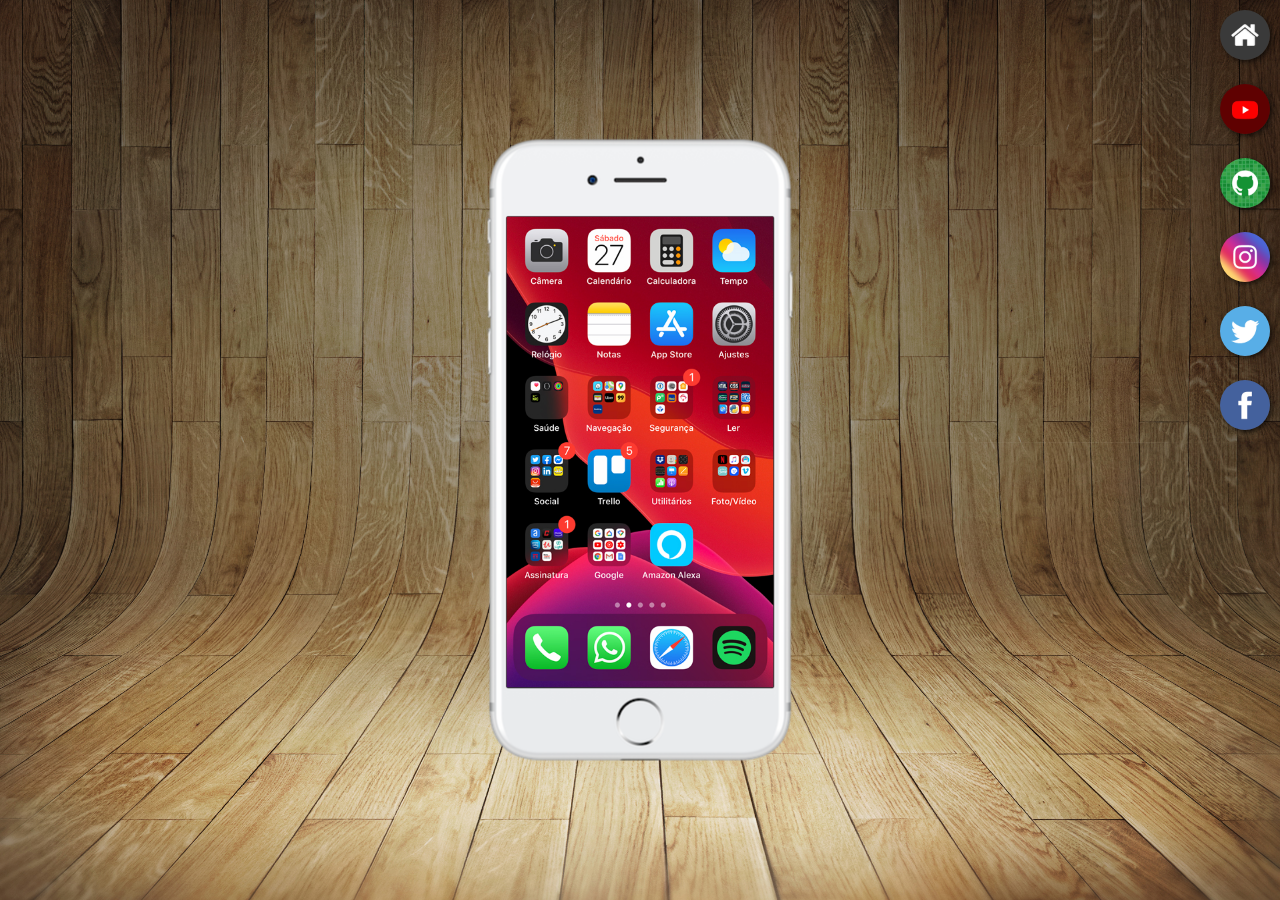
<file: index.html>
<!DOCTYPE html>
<html lang="pt-br">
<head>
    <meta charset="UTF-8">
    <meta name="viewport" content="width=device-width, initial-scale=1.0">
    <link rel="shortcut icon" href="favicon.ico" type="image/x-icon">
    <link rel="stylesheet" href="estilos/style.css">
    <title>Projetos redes sociais</title>
</head>
<body>
    <main>
        <section id="telefone">
            <iframe src="home.html" name="tela" id="tela" frameborder="0"
            SeU NAVEGADOR NÃO É COMPATÍVEL COM ISSO.
            ></iframe>
        </section>
        <section id="redes-sociais">
        <a href="home.html" target="tela"><img src="imagens/logo-home.jpg" alt="home"></a><br>
        <a href="yt.html" target="tela"><img src="imagens/logo-youtube.jpg" alt=""></a><br>
        <a href="github.html" target="tela"><img src="imagens/logo-github.jpg" alt=""></a><br>
        <a href="instagram.html" target="tela"><img src="imagens/logo-instagram.jpg" alt=""></a><br>
        <a href="twitter.html" target="tela"><img src="imagens/logo-twitter.jpg" alt=""></a><br>
        <a href="fb.html" target="tela"><img src="imagens/logo-facebook.jpg" alt=""></a>
        </section>
    </main>
</body>
</html>
</file>
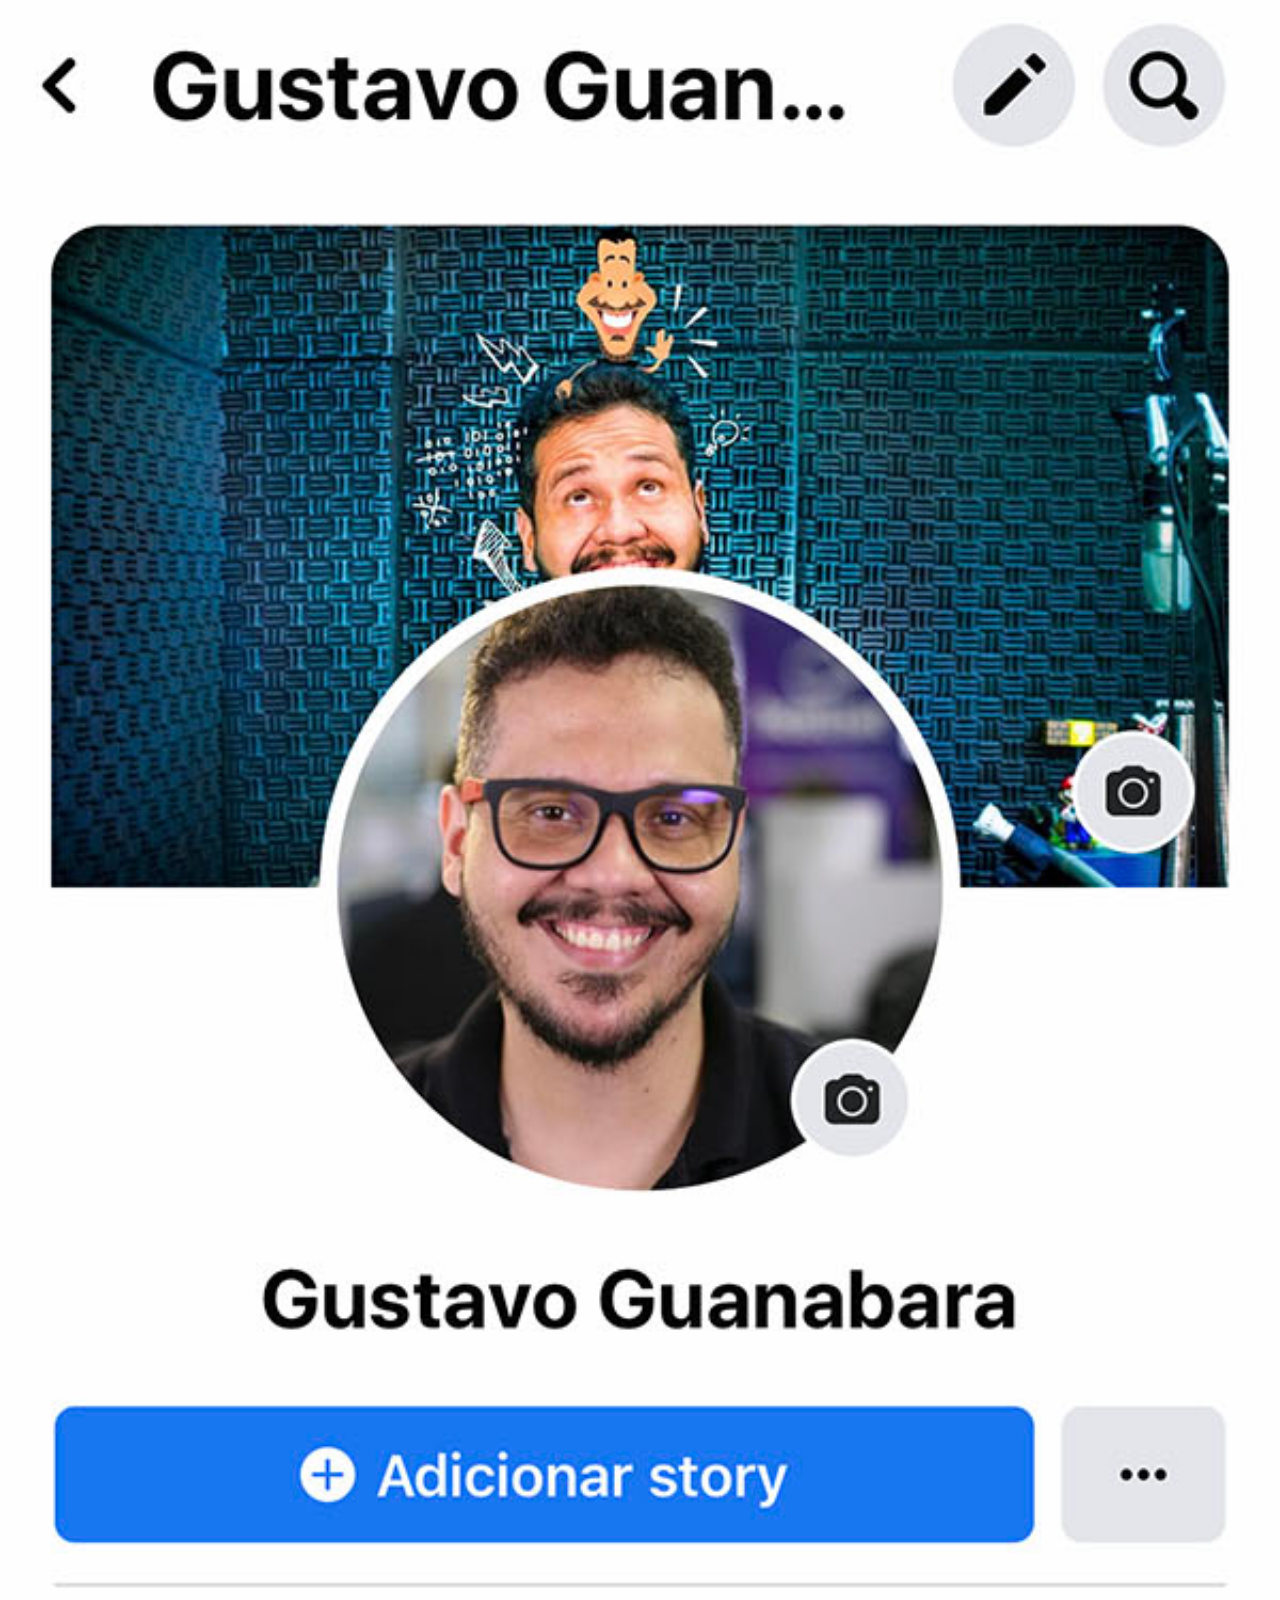
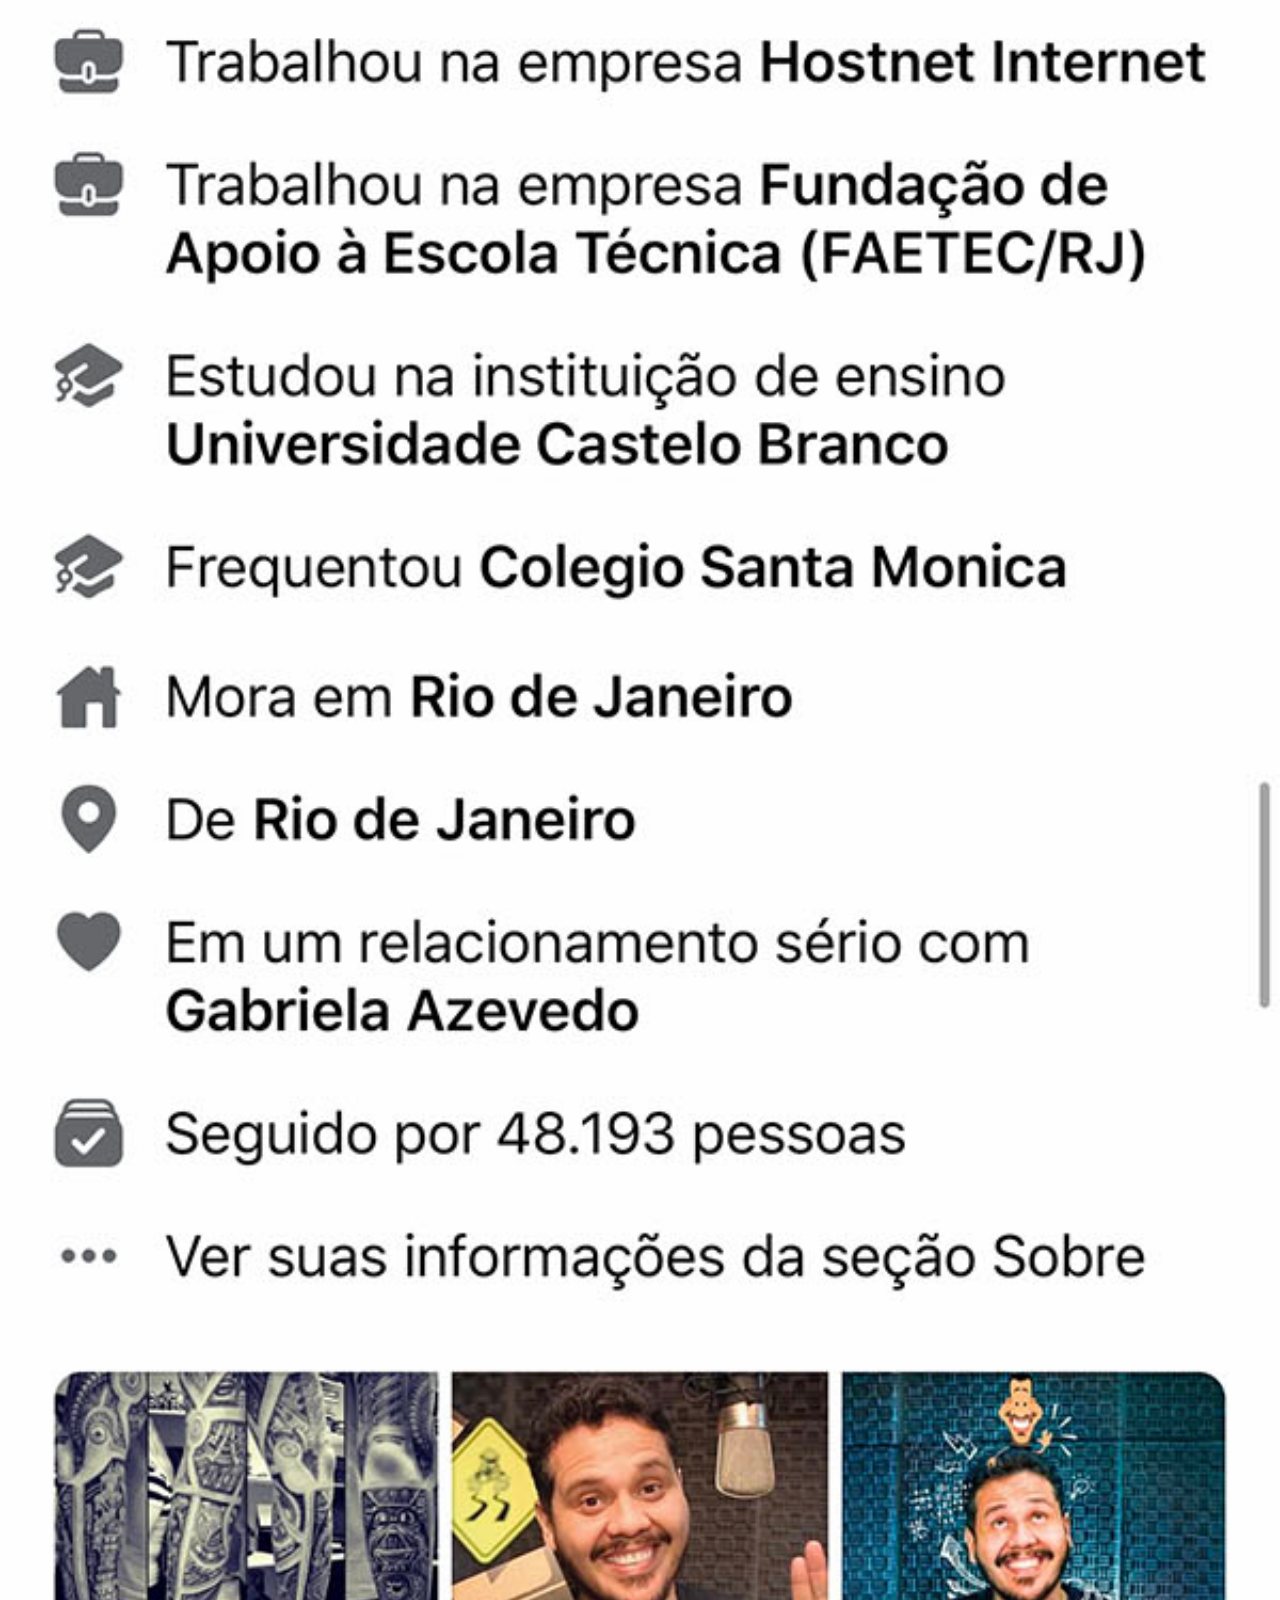
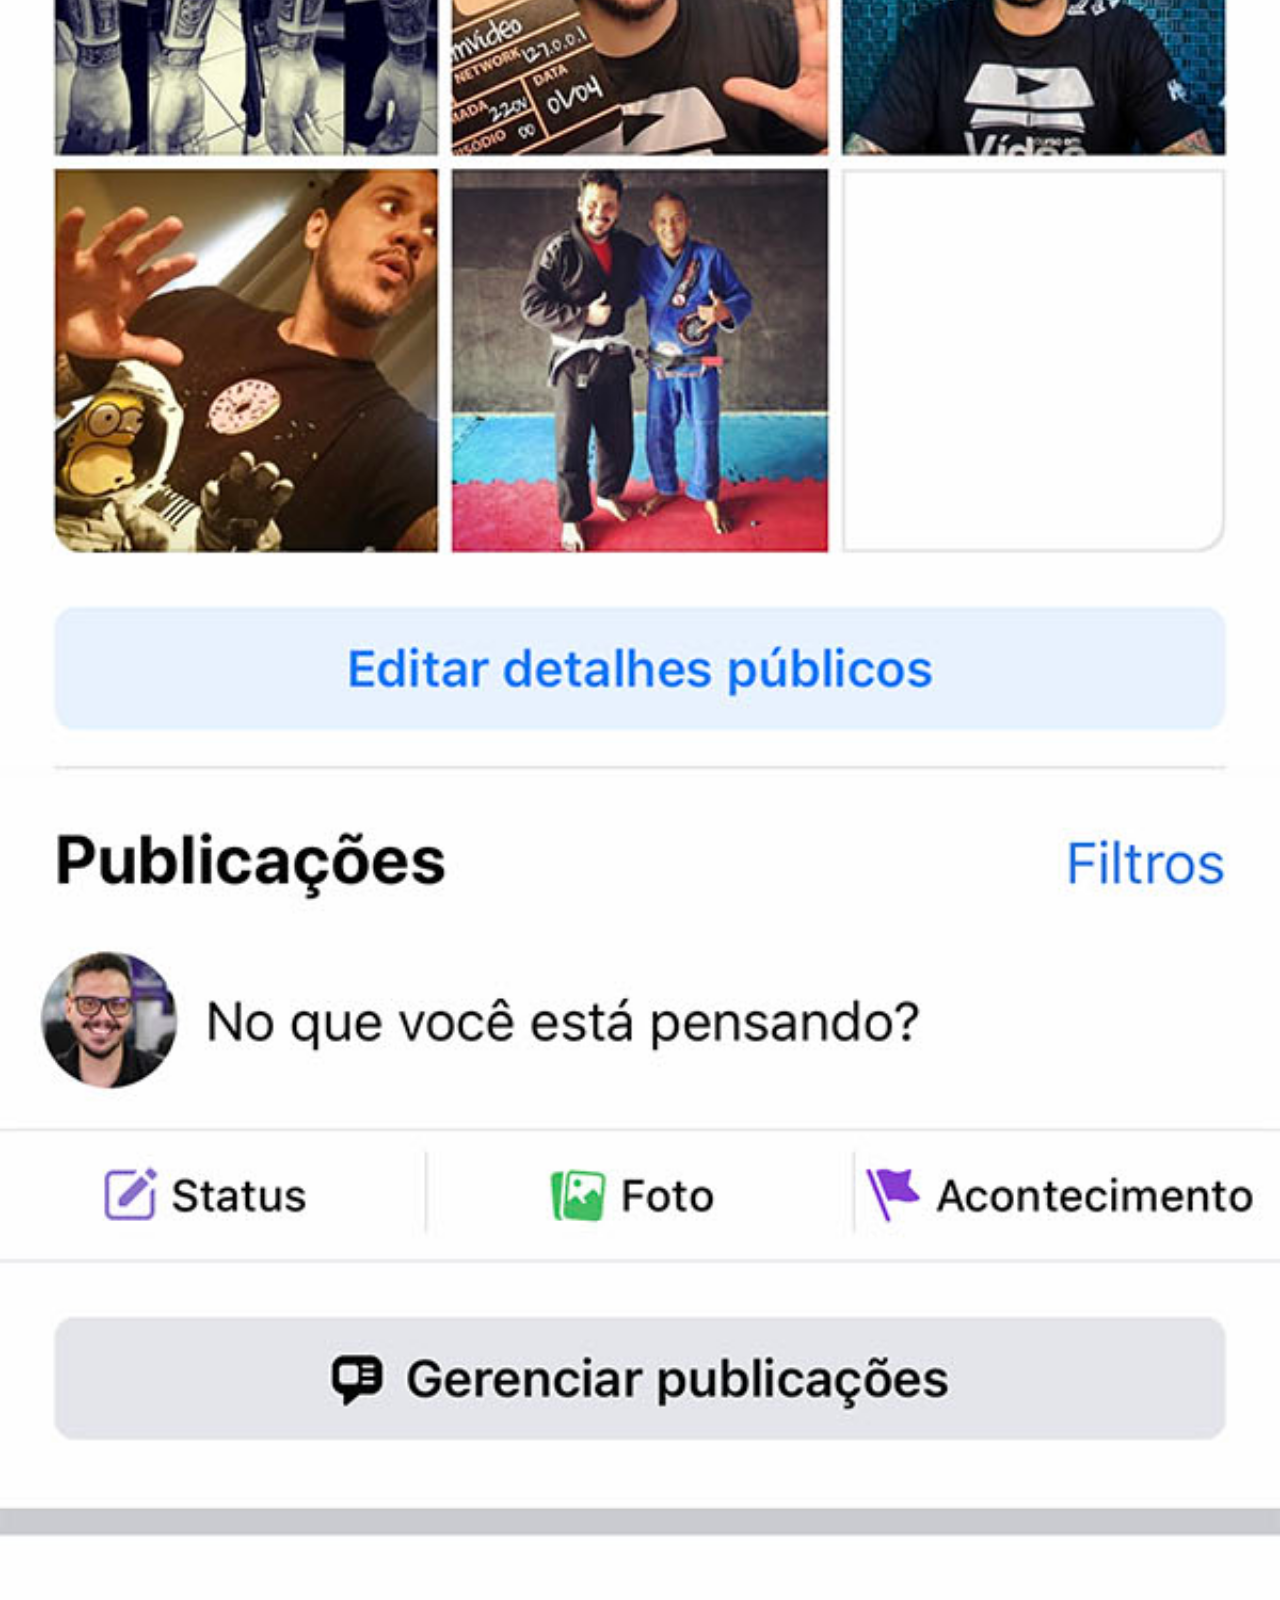
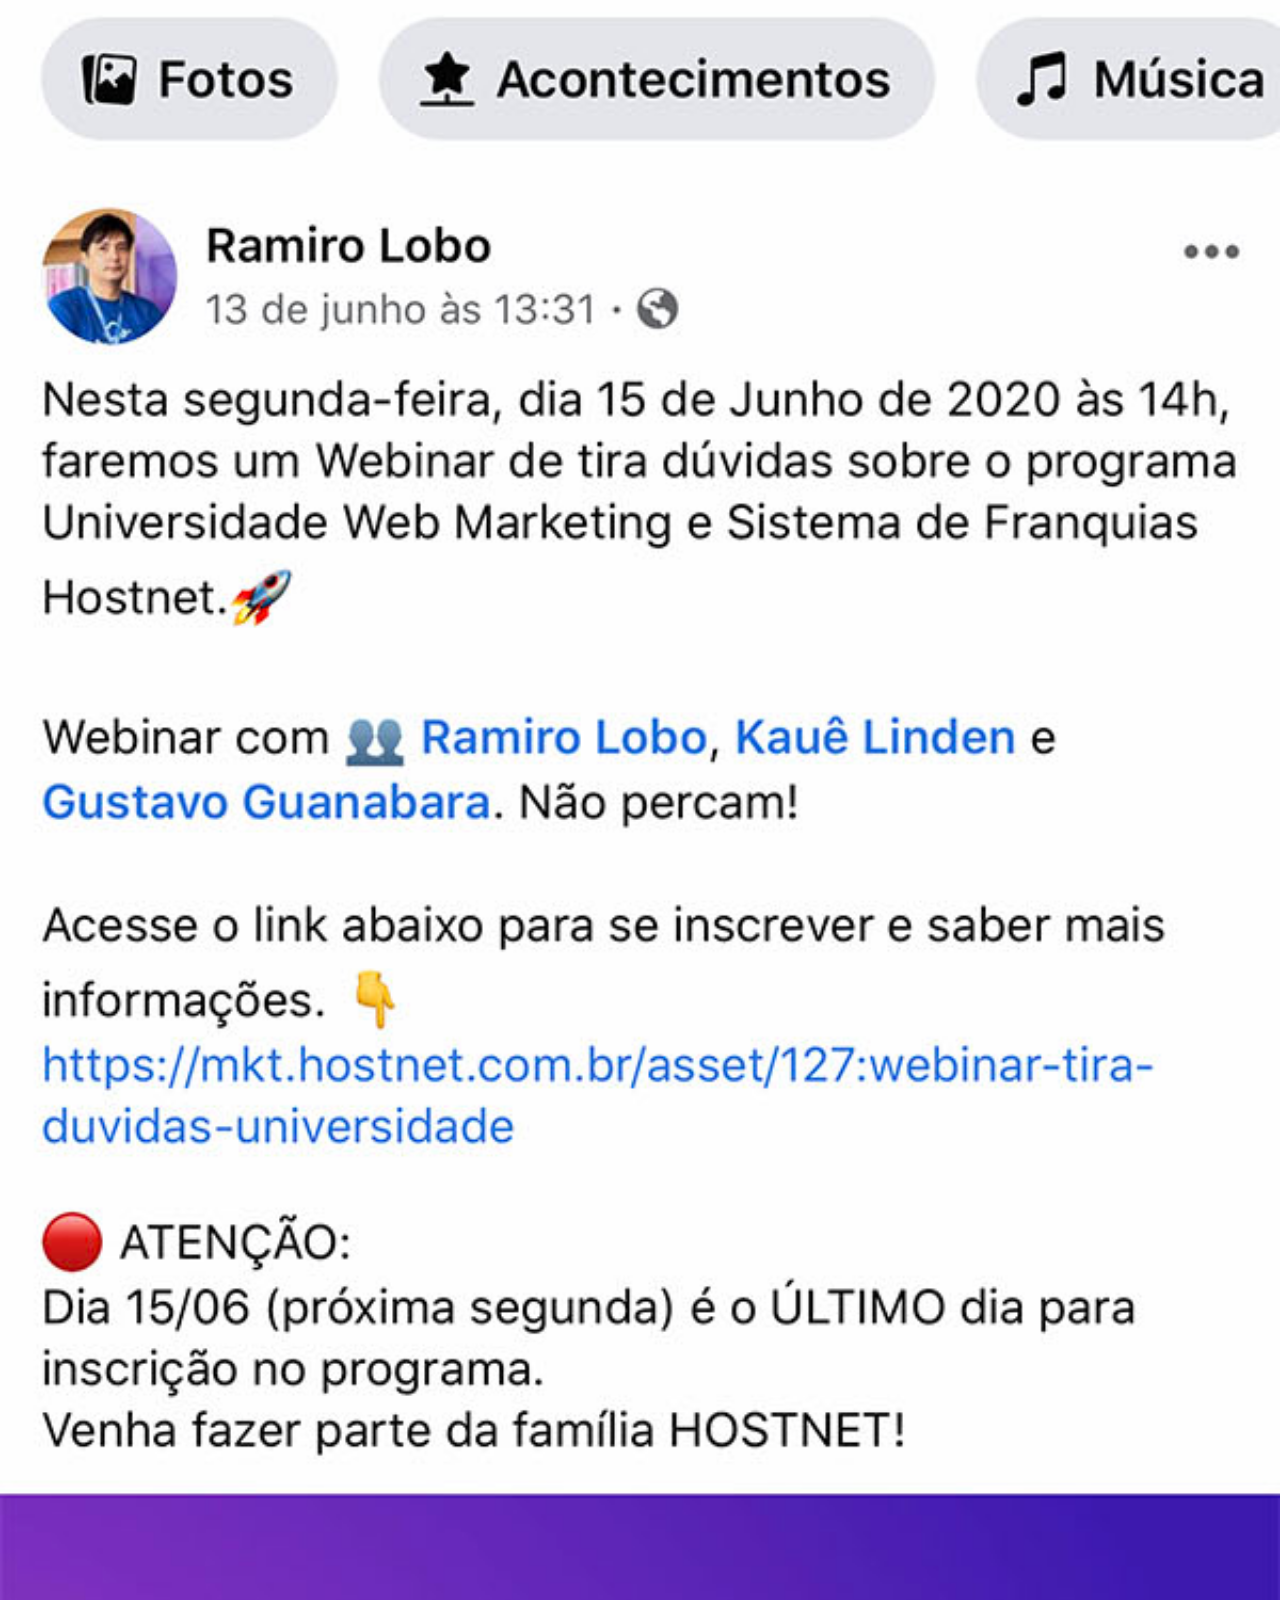
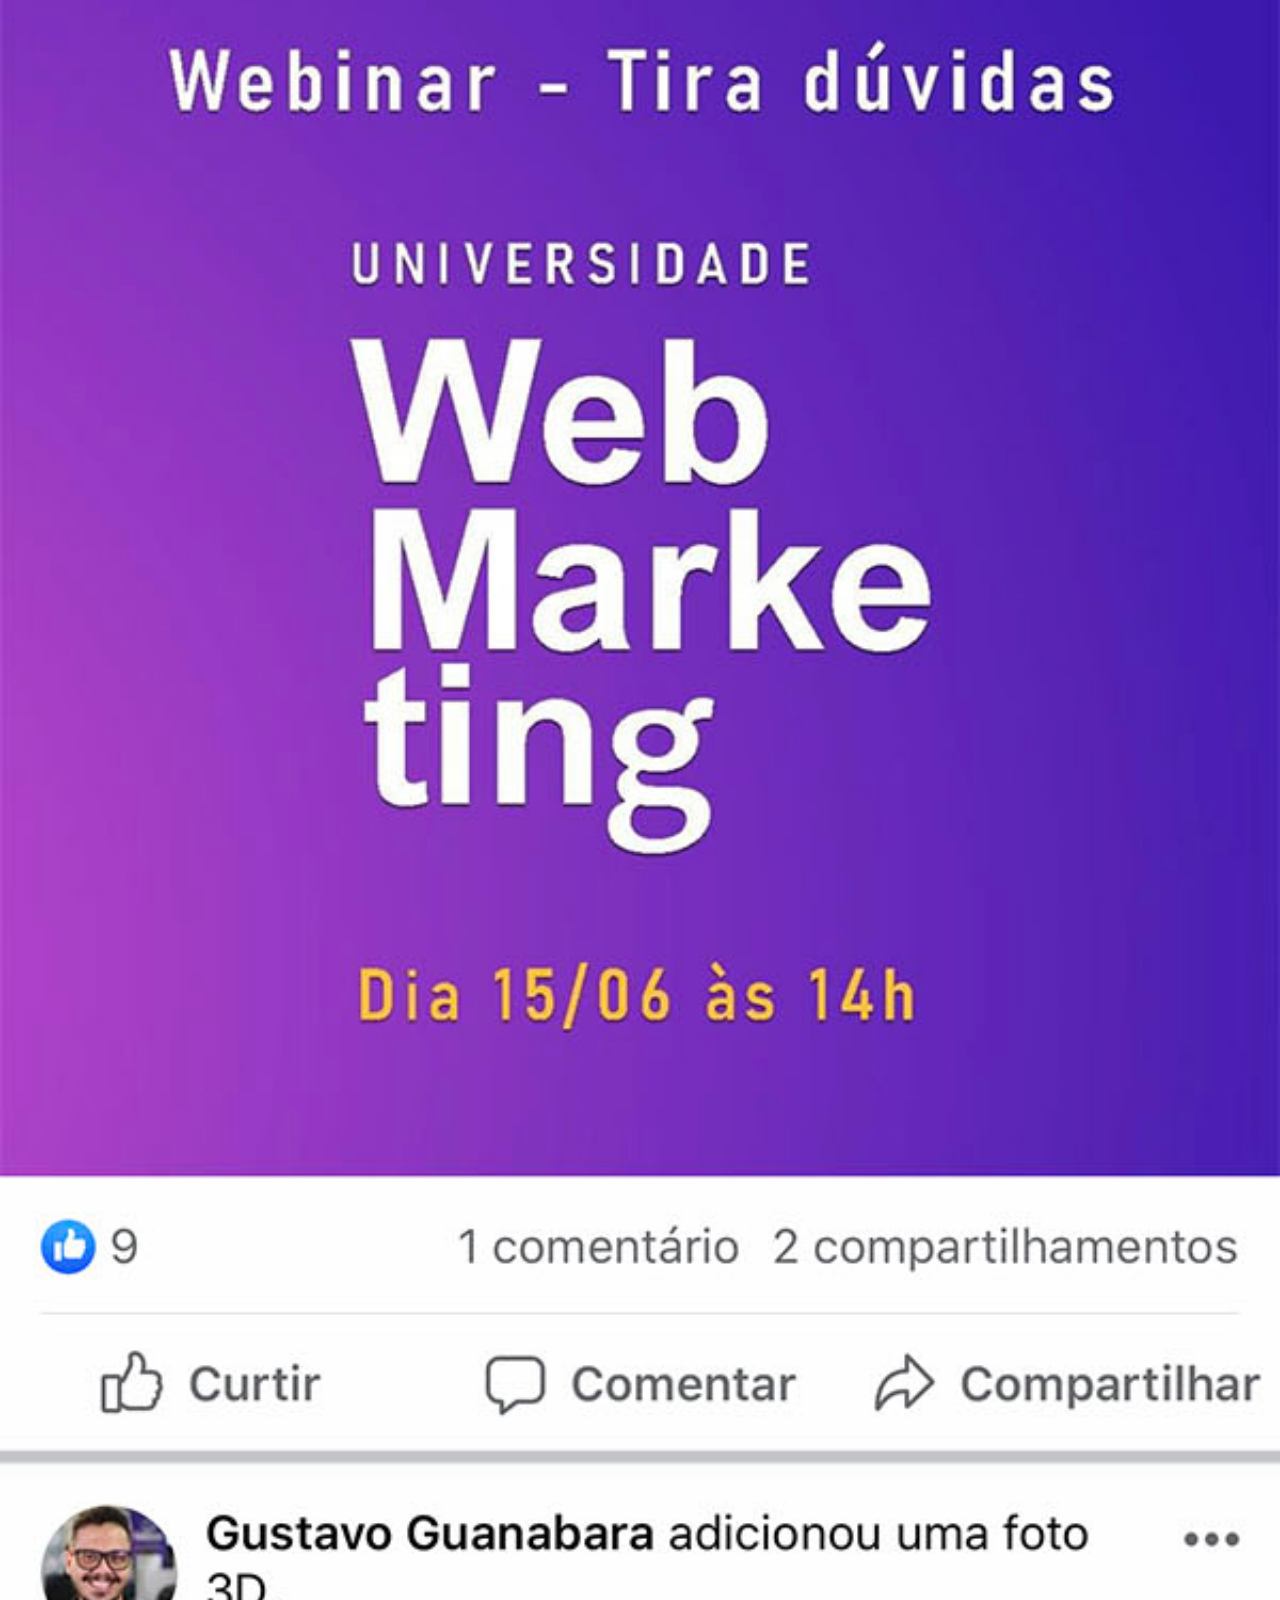
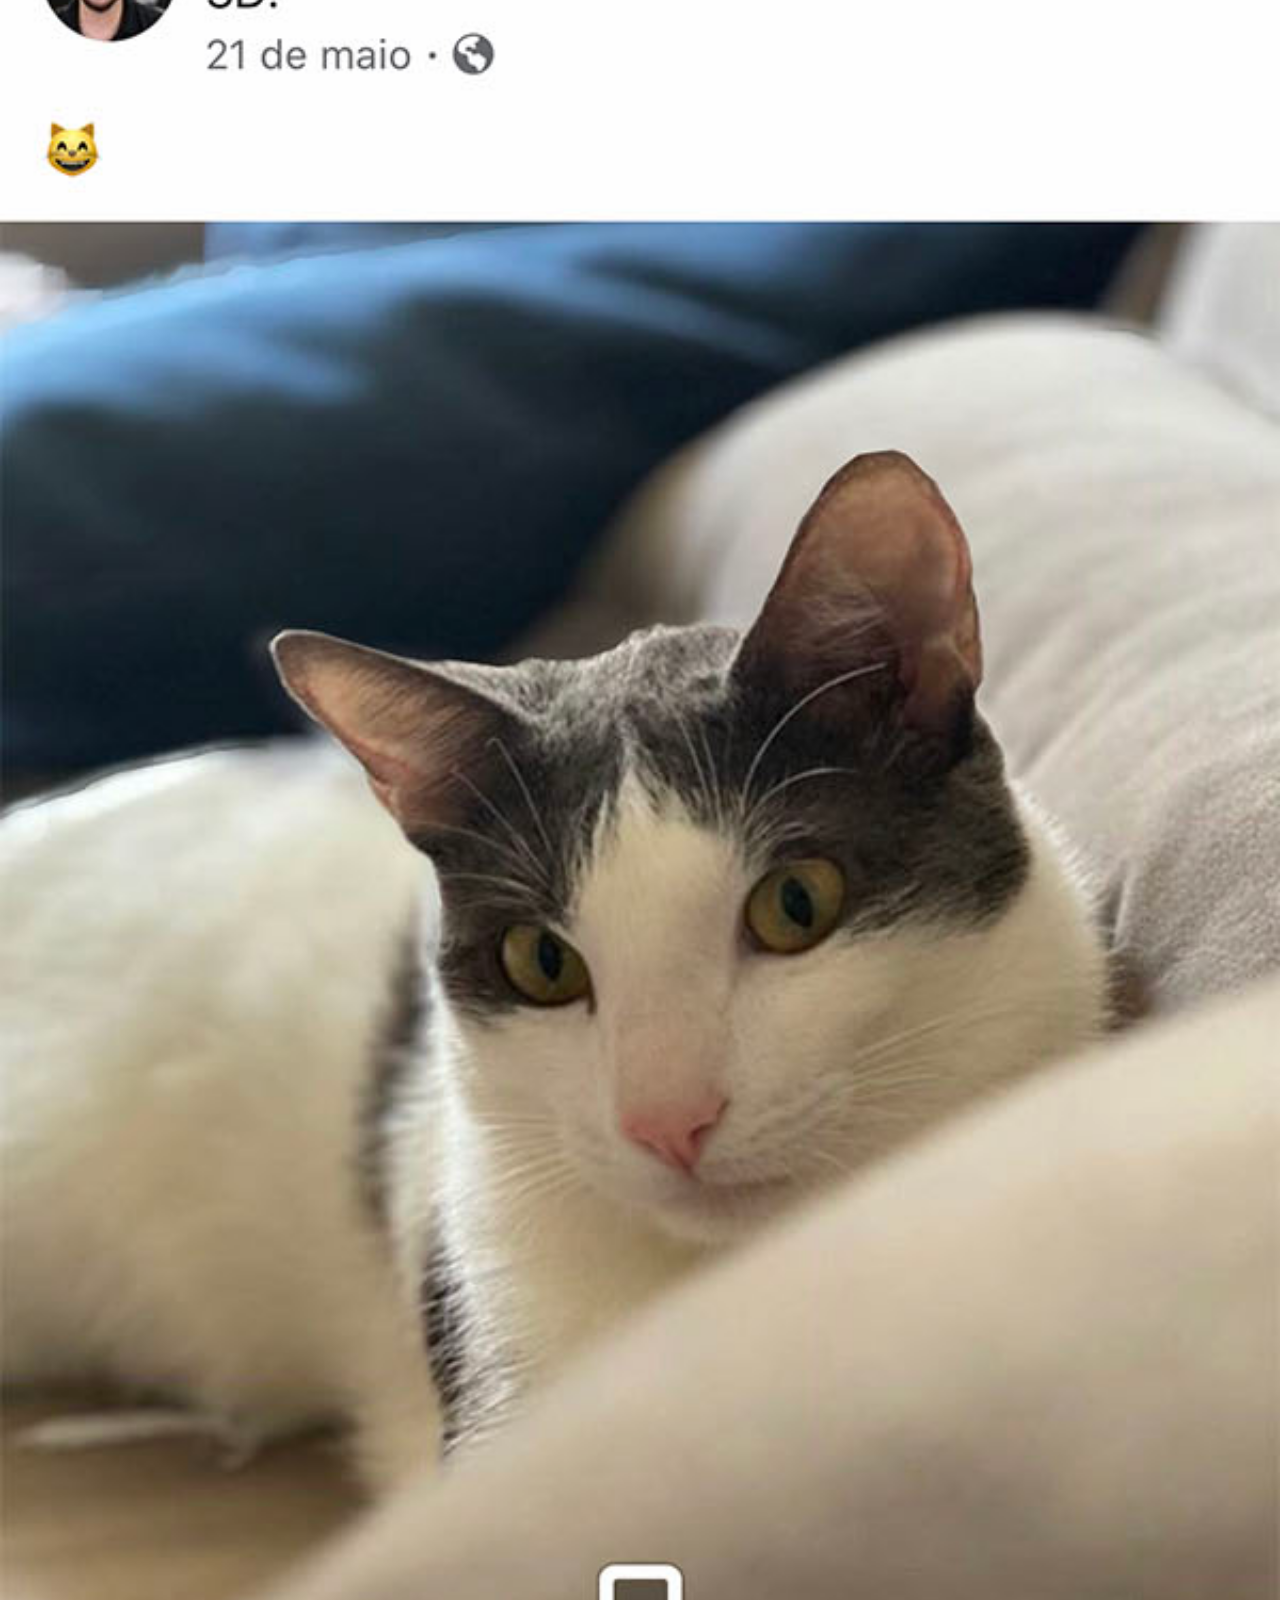
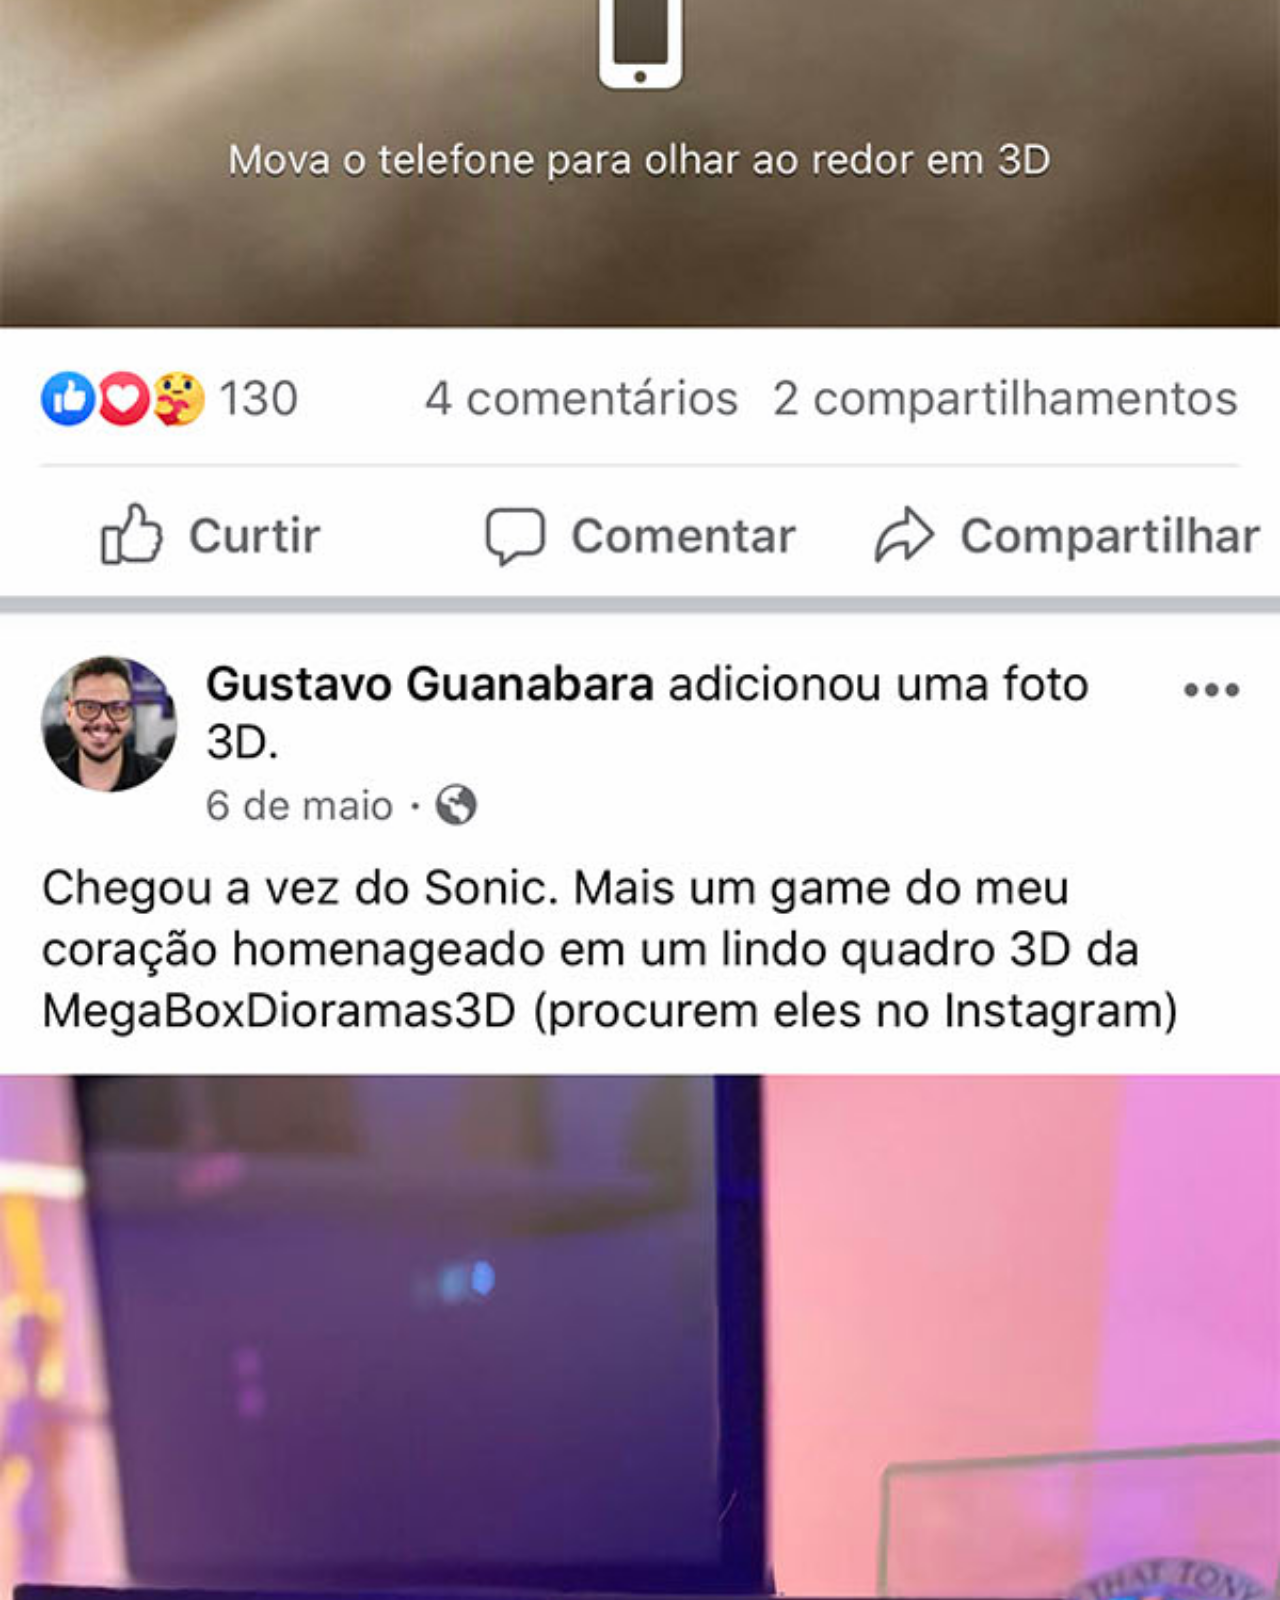
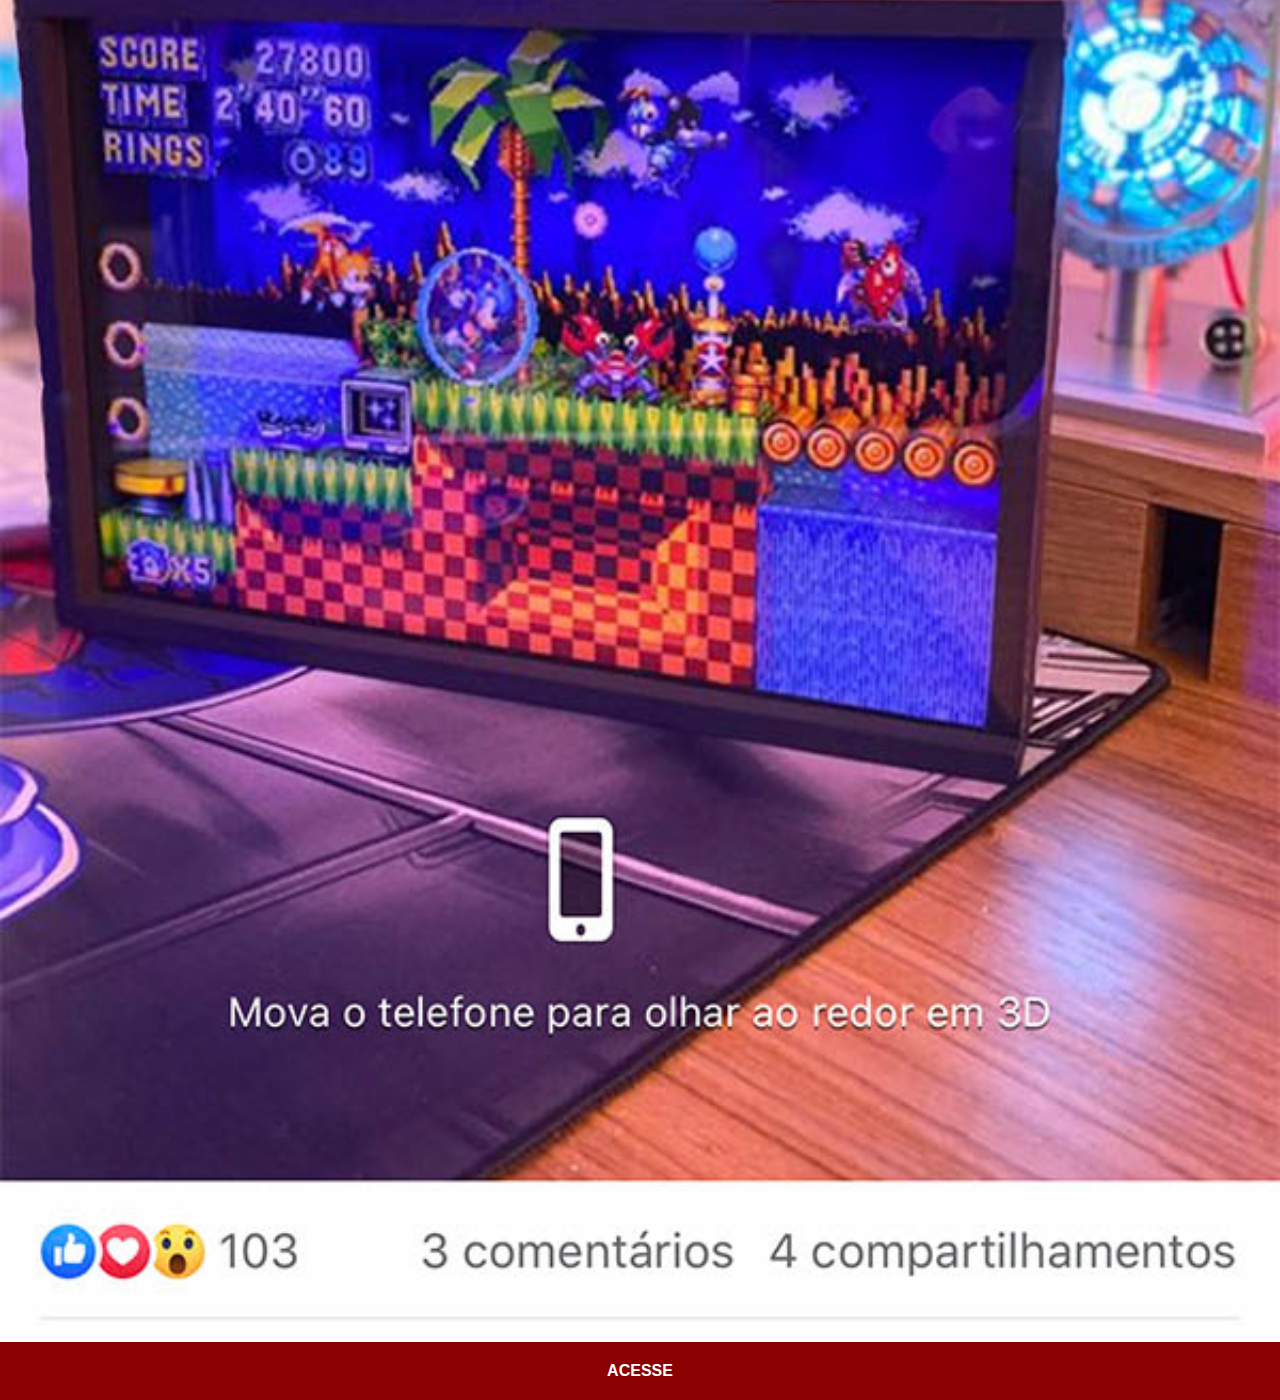
<file: fb.html>
<!DOCTYPE html>
<html lang="pt-br">
<head>
    <meta charset="UTF-8">
    <meta name="viewport" content="width=device-width, initial-scale=1.0">
    <title>Facebook</title>
    <link rel="stylesheet" href="estilos/social.css">
</head>
<body>
    <img src="imagens/tela-facebook.jpg" alt="Facebook">
    <a href="https://www.facebook.com/gustavoguanabara/?locale=pt_BR"target=_blank>ACESSE</a>
</body>
</html>
</file>
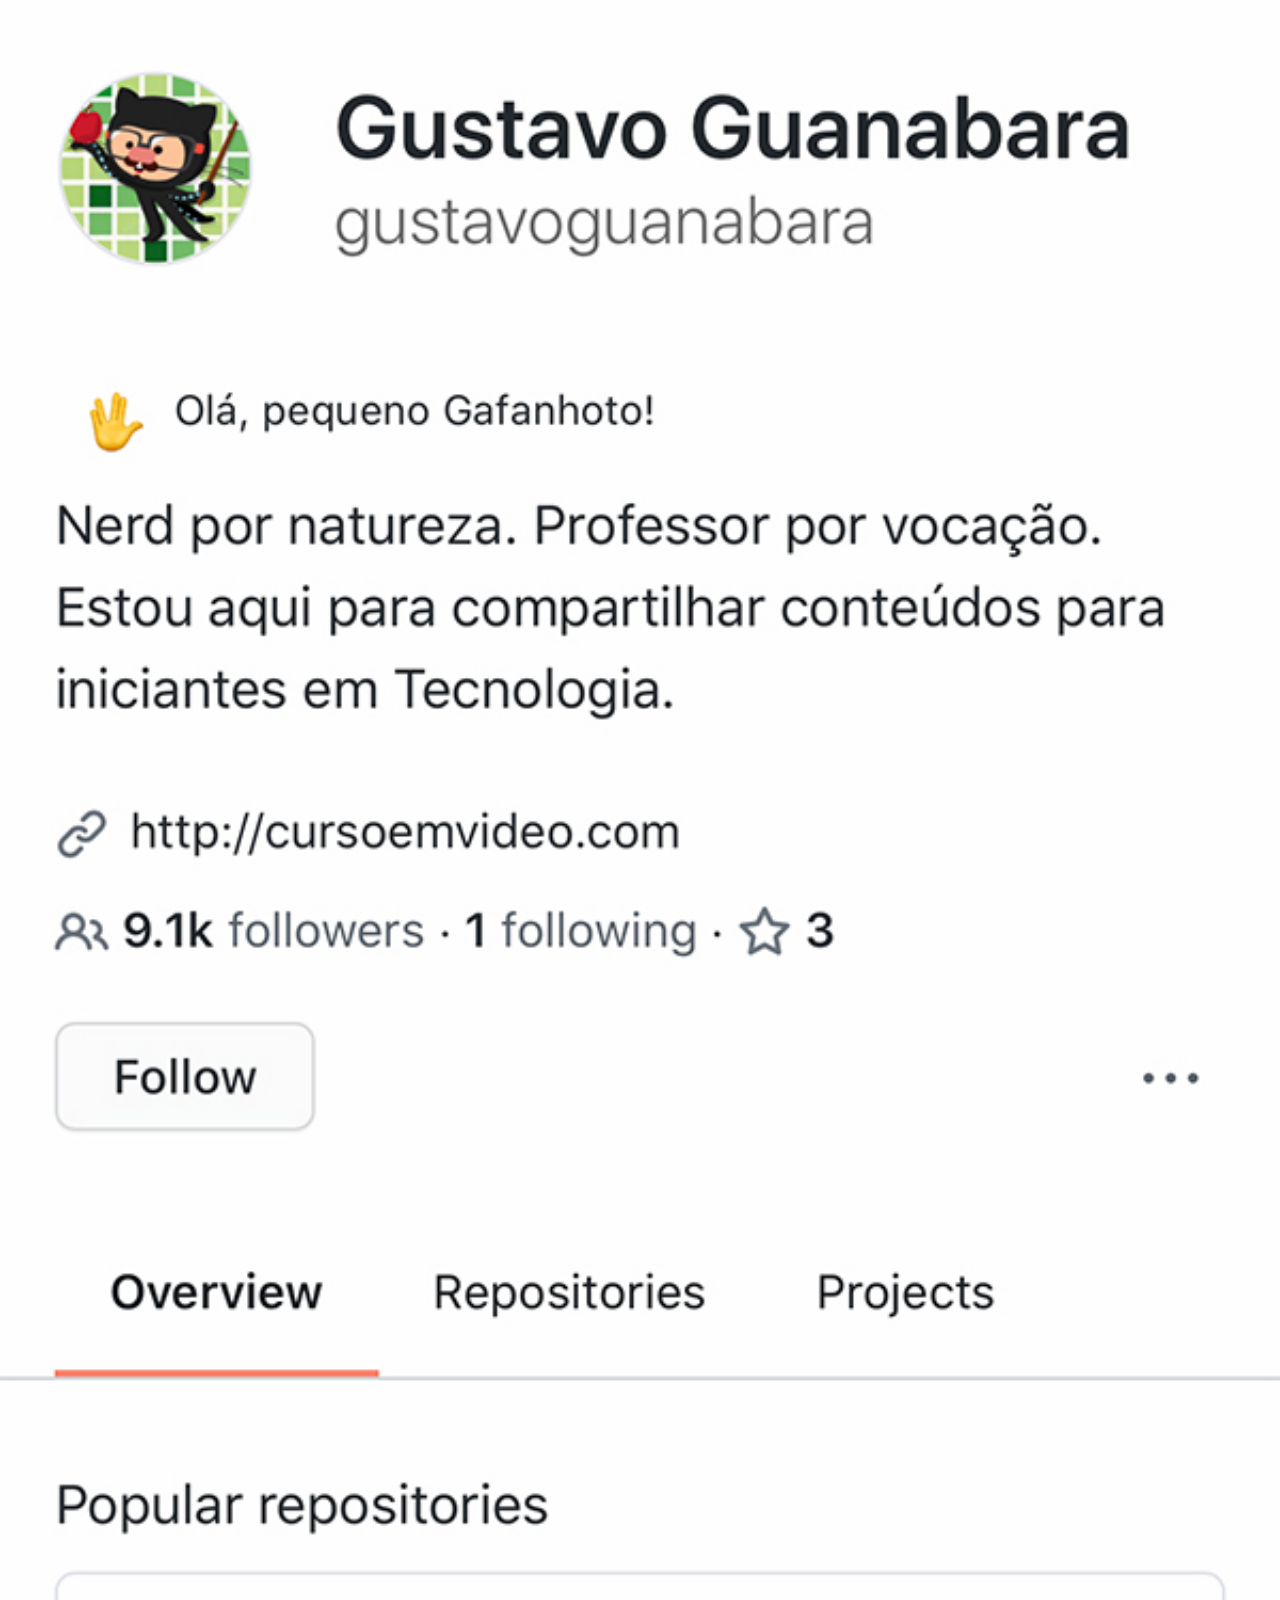
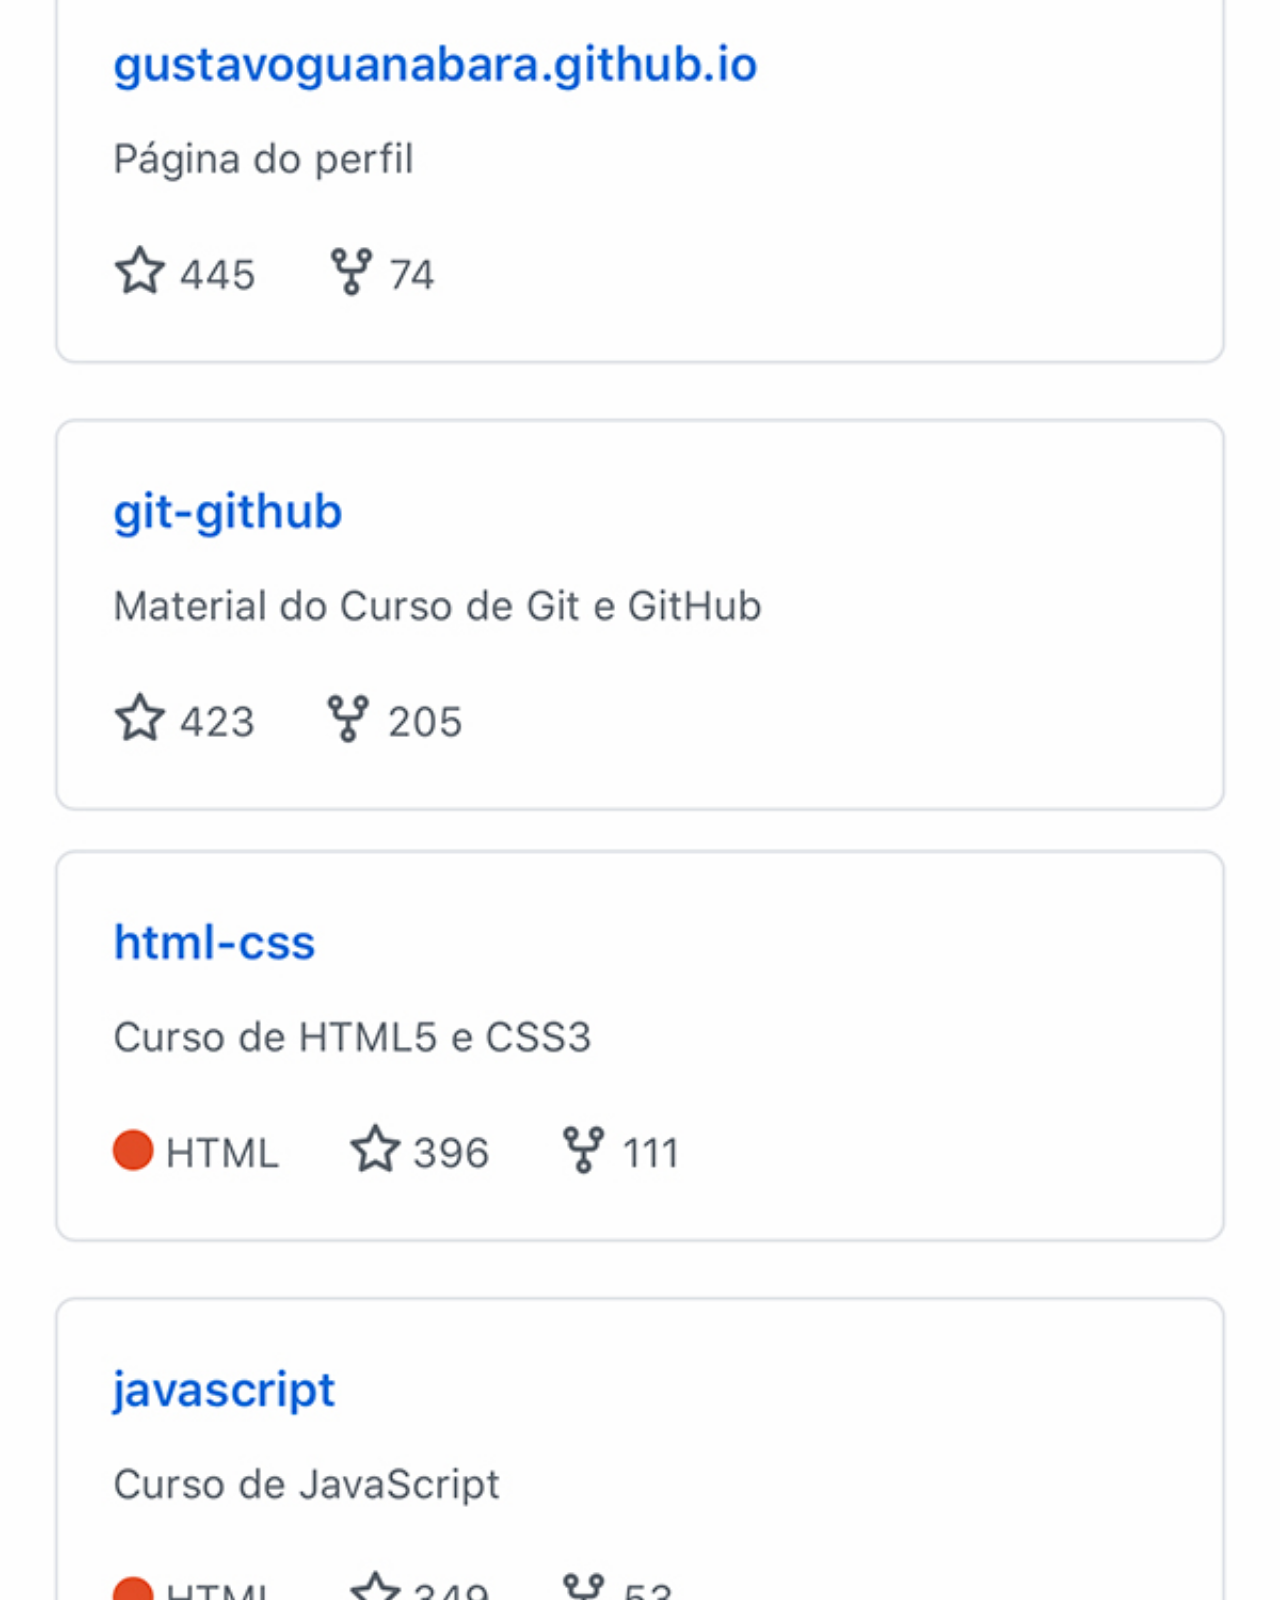
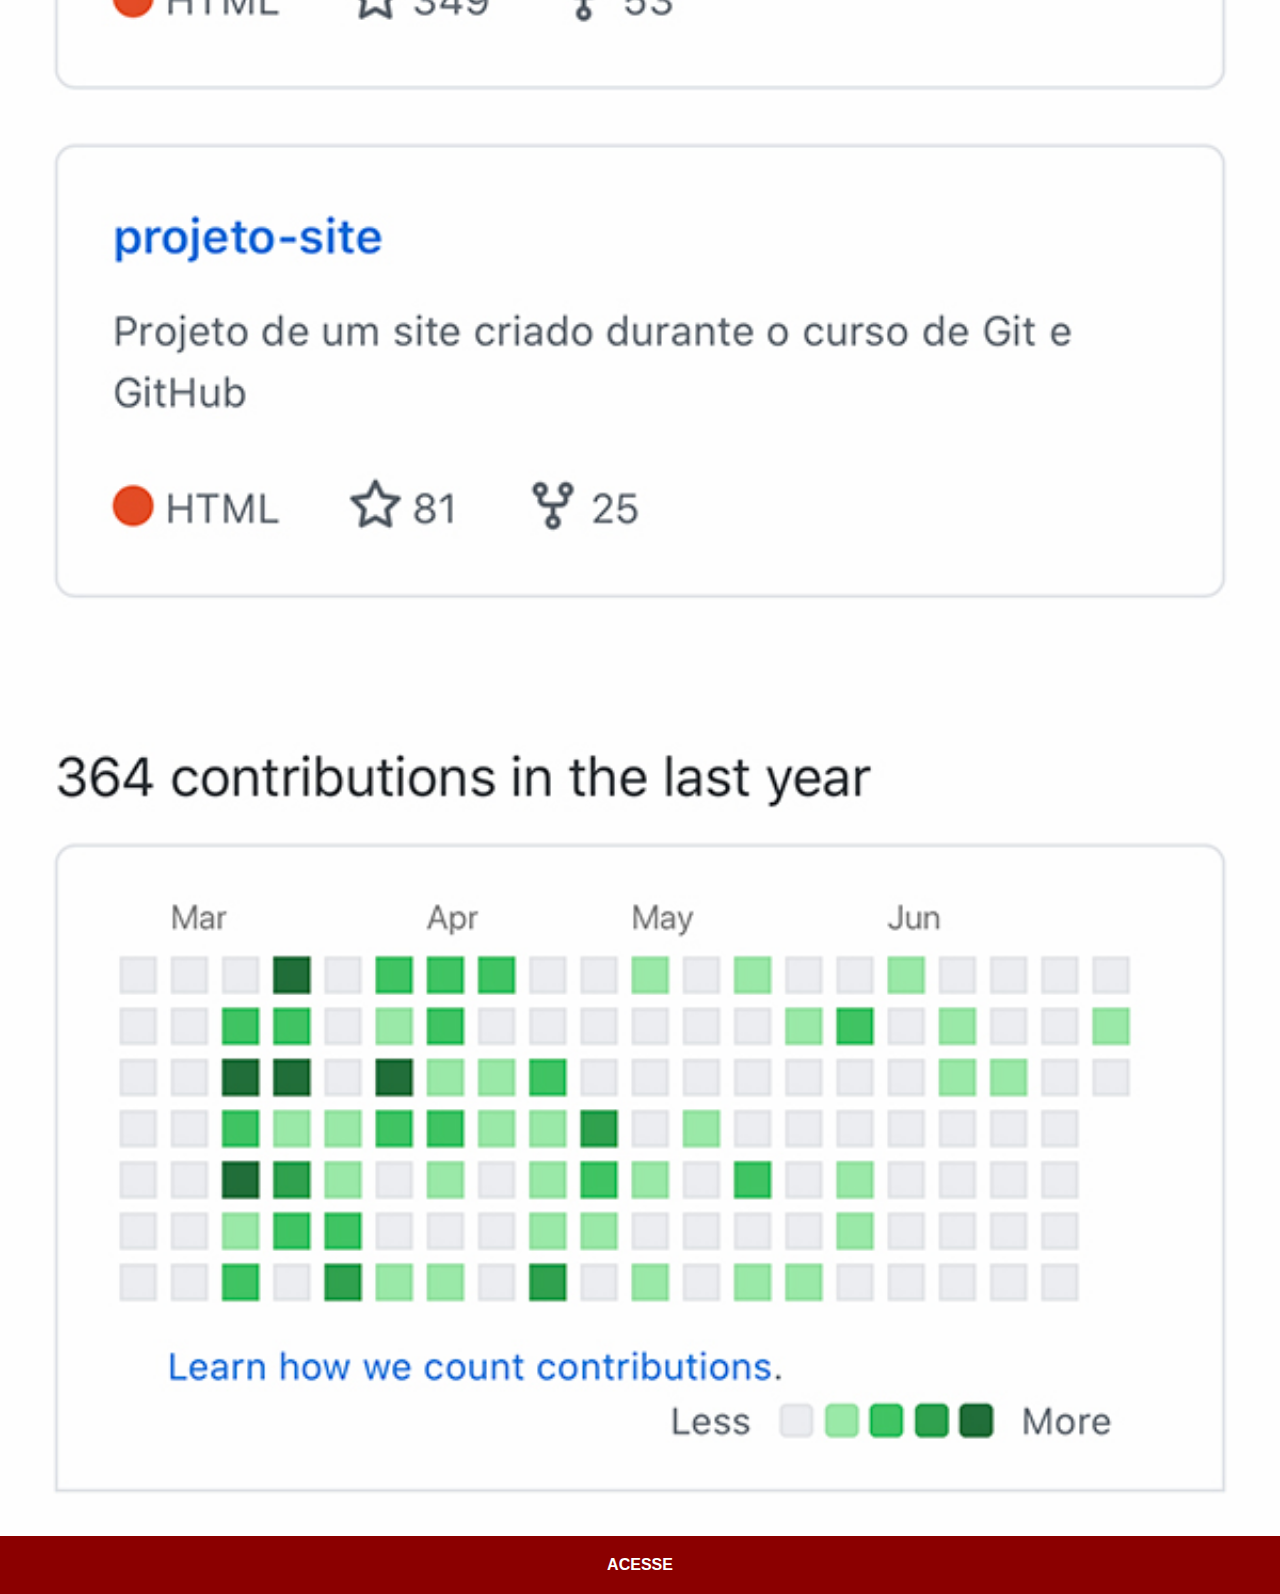
<file: github.html>
<!DOCTYPE html>
<html lang="pt-br">
<head>
    <meta charset="UTF-8">
    <meta name="viewport" content="width=device-width, initial-scale=1.0">
    <title>github</title>
    <link rel="stylesheet" href="estilos/social.css">
</head>
<body>
    <img src="imagens/tela-github.jpg" alt="GitHub">
    <a href="https://github.com/gustavoguanabara" target="_blank">ACESSE</a>
</body>
</html>
</file>
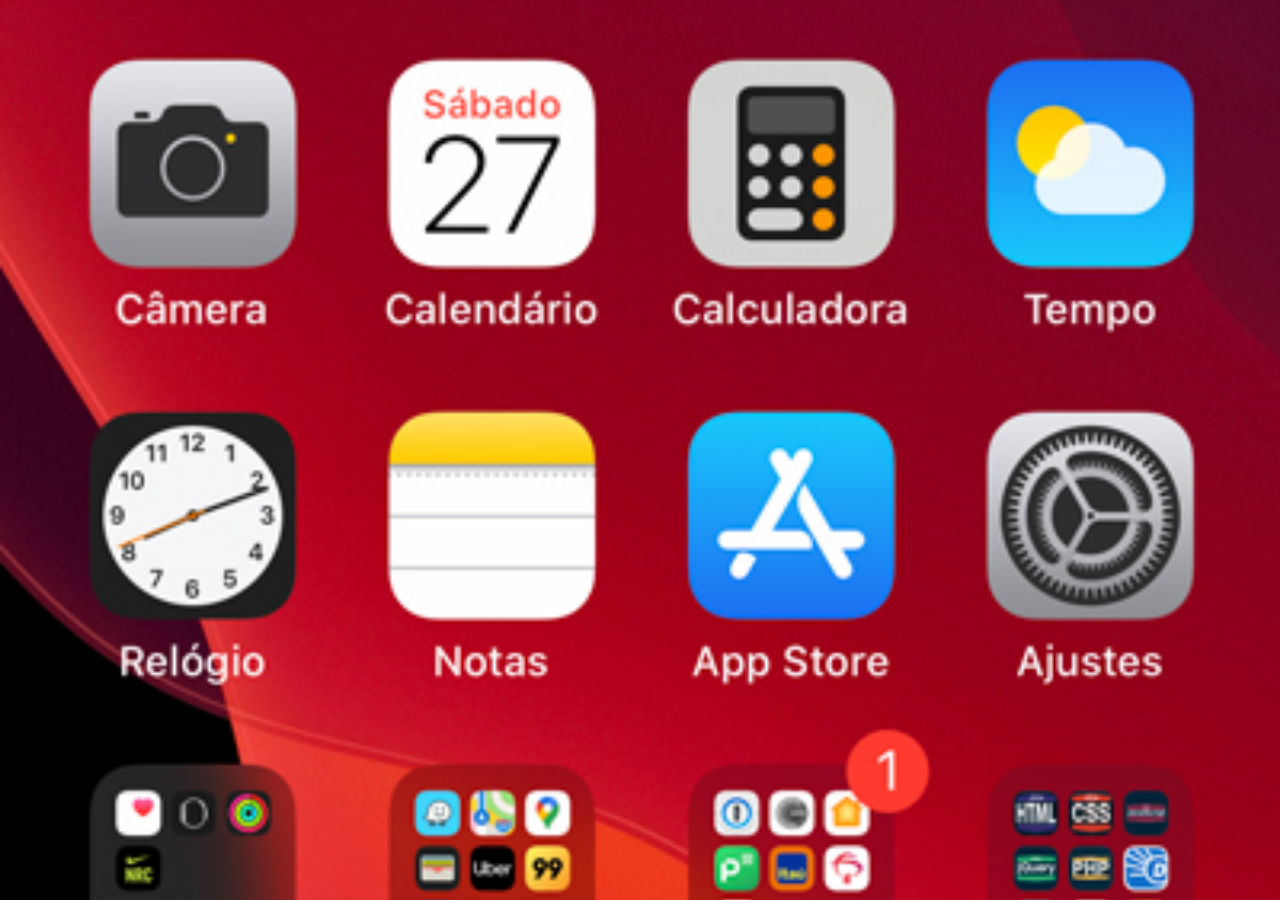
<file: home.html>
<!DOCTYPE html>
<html lang="pt-br">
<head>
    <meta charset="UTF-8">
    <meta name="viewport" content="width=device-width, initial-scale=1.0">
    <title>home</title>
</head>
<style>
    *{
        margin: 0px;
        padding: 0px;
    }
    body{
        width: 100vw;
        height: 10vh;
        background: black url('imagens/tela-home.jpg')  no-repeat top center;
        background-size: cover;
    }

</style>
<body>
    
</body>
</html>
</file>
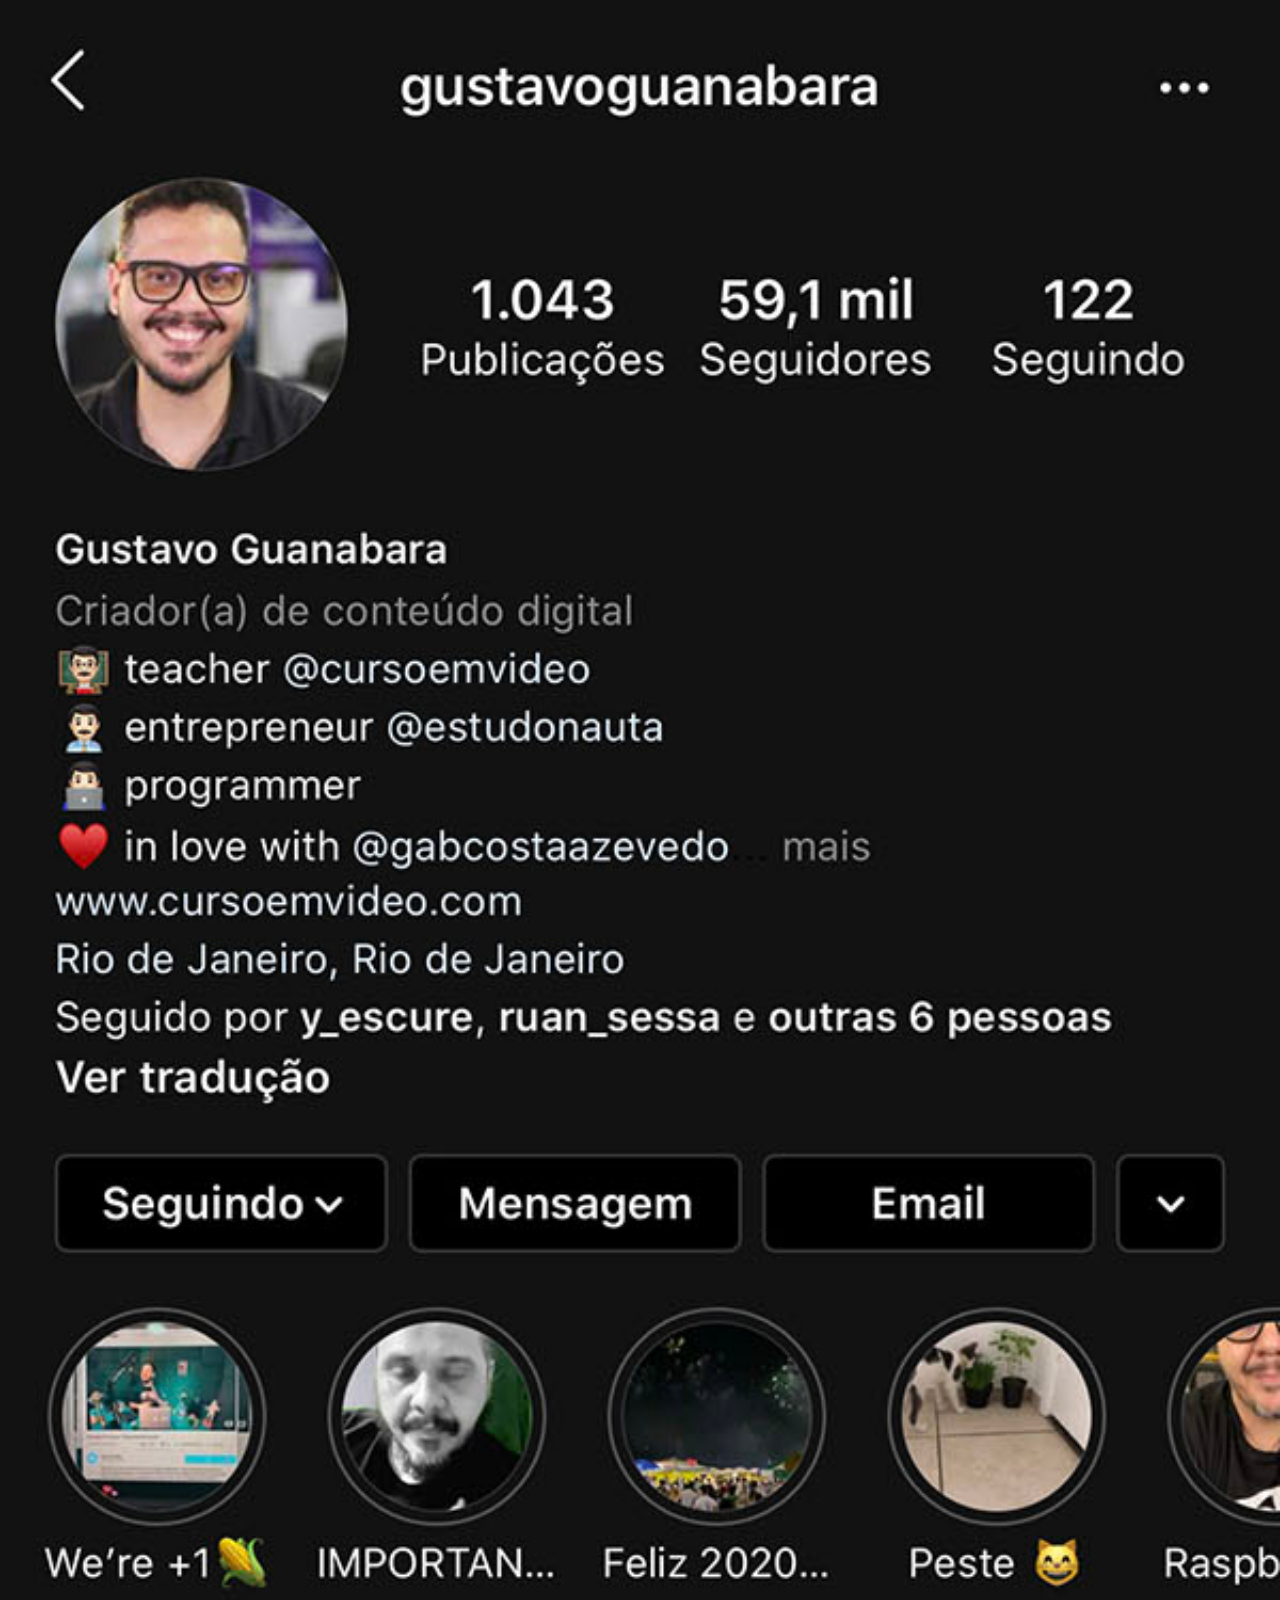
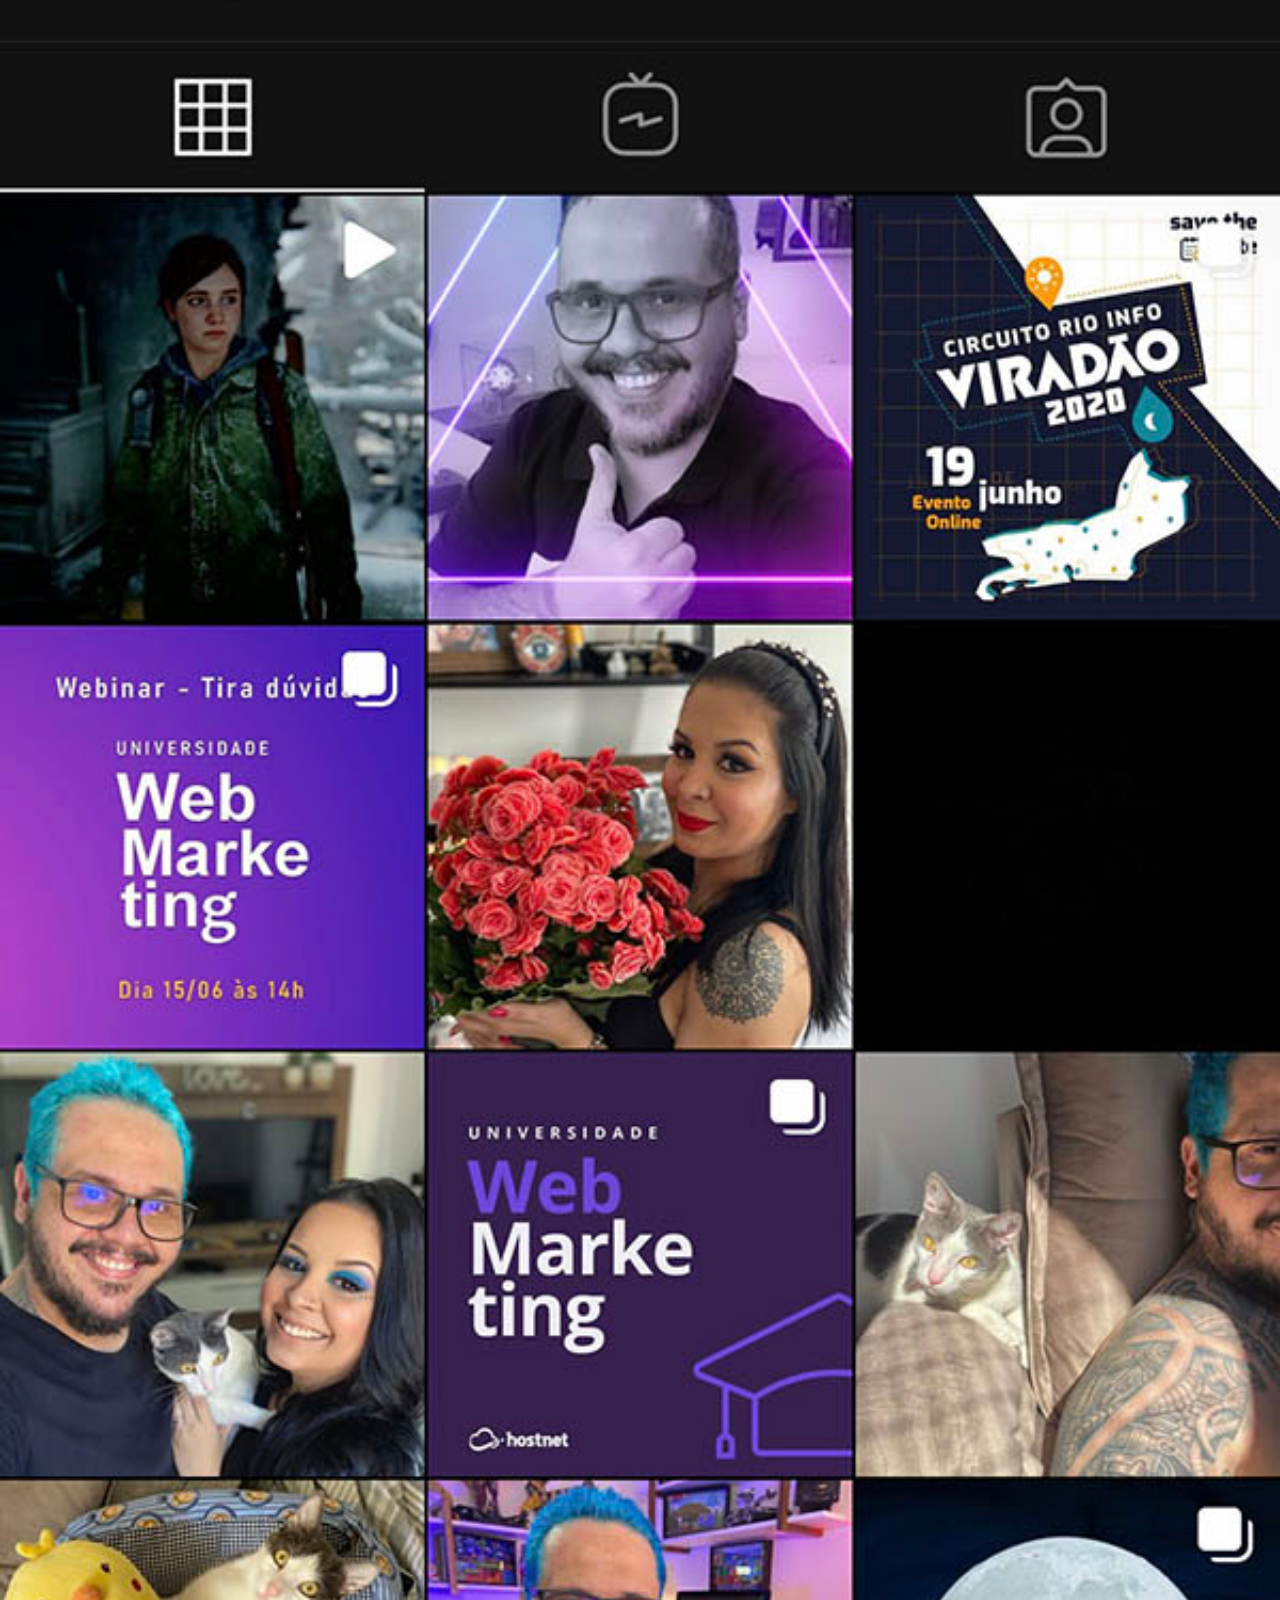
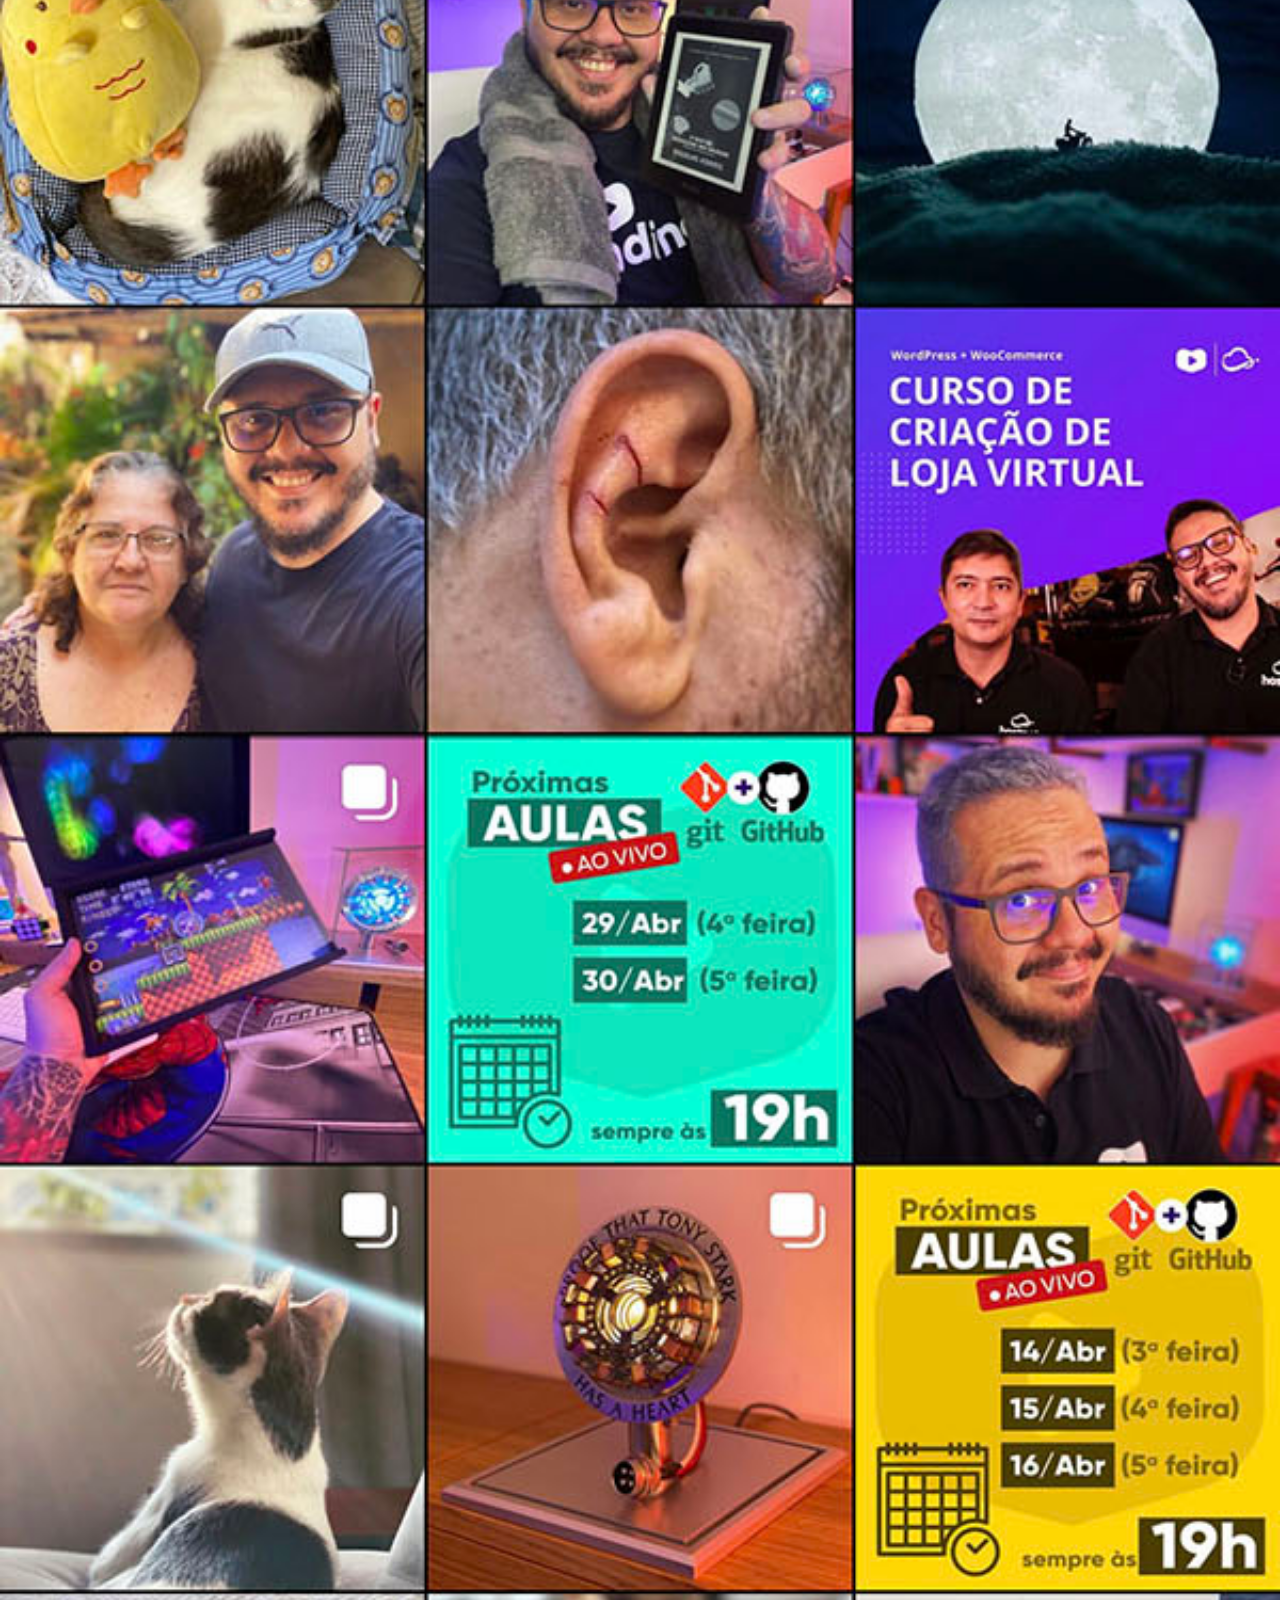
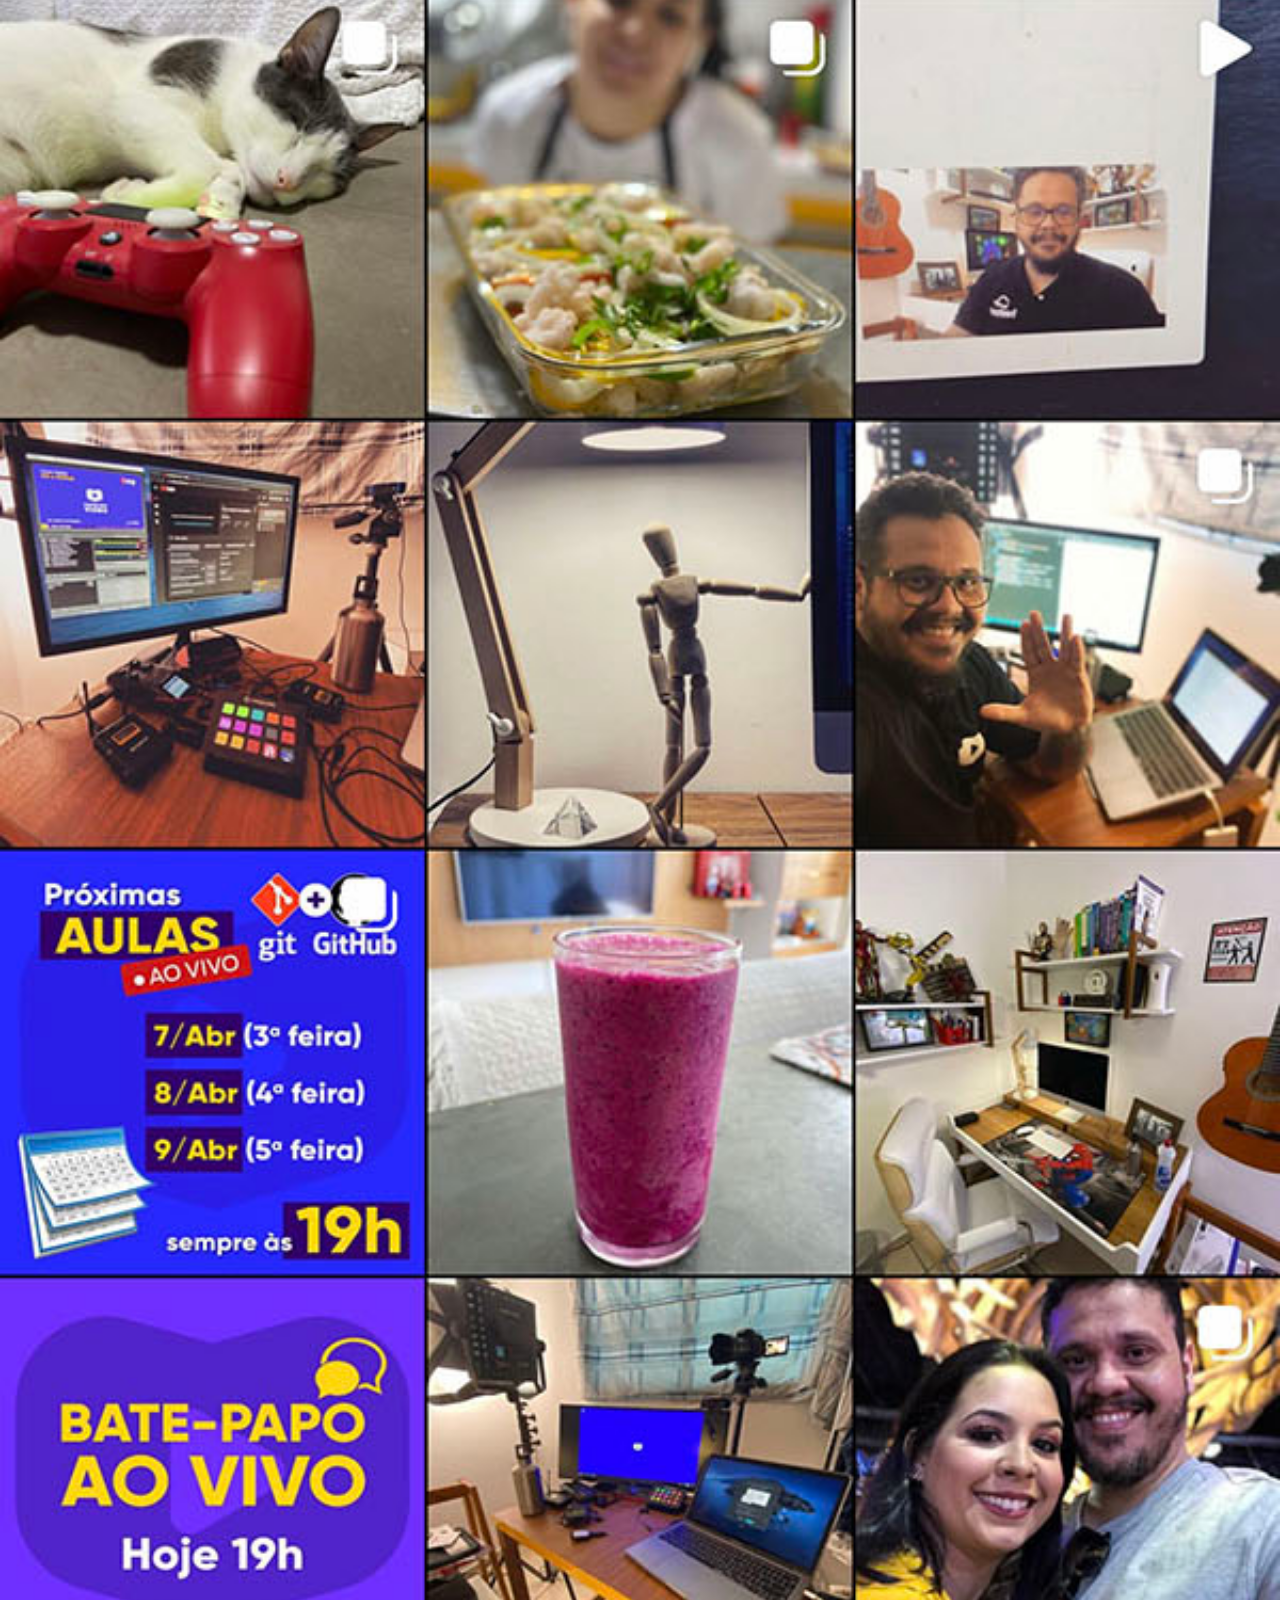
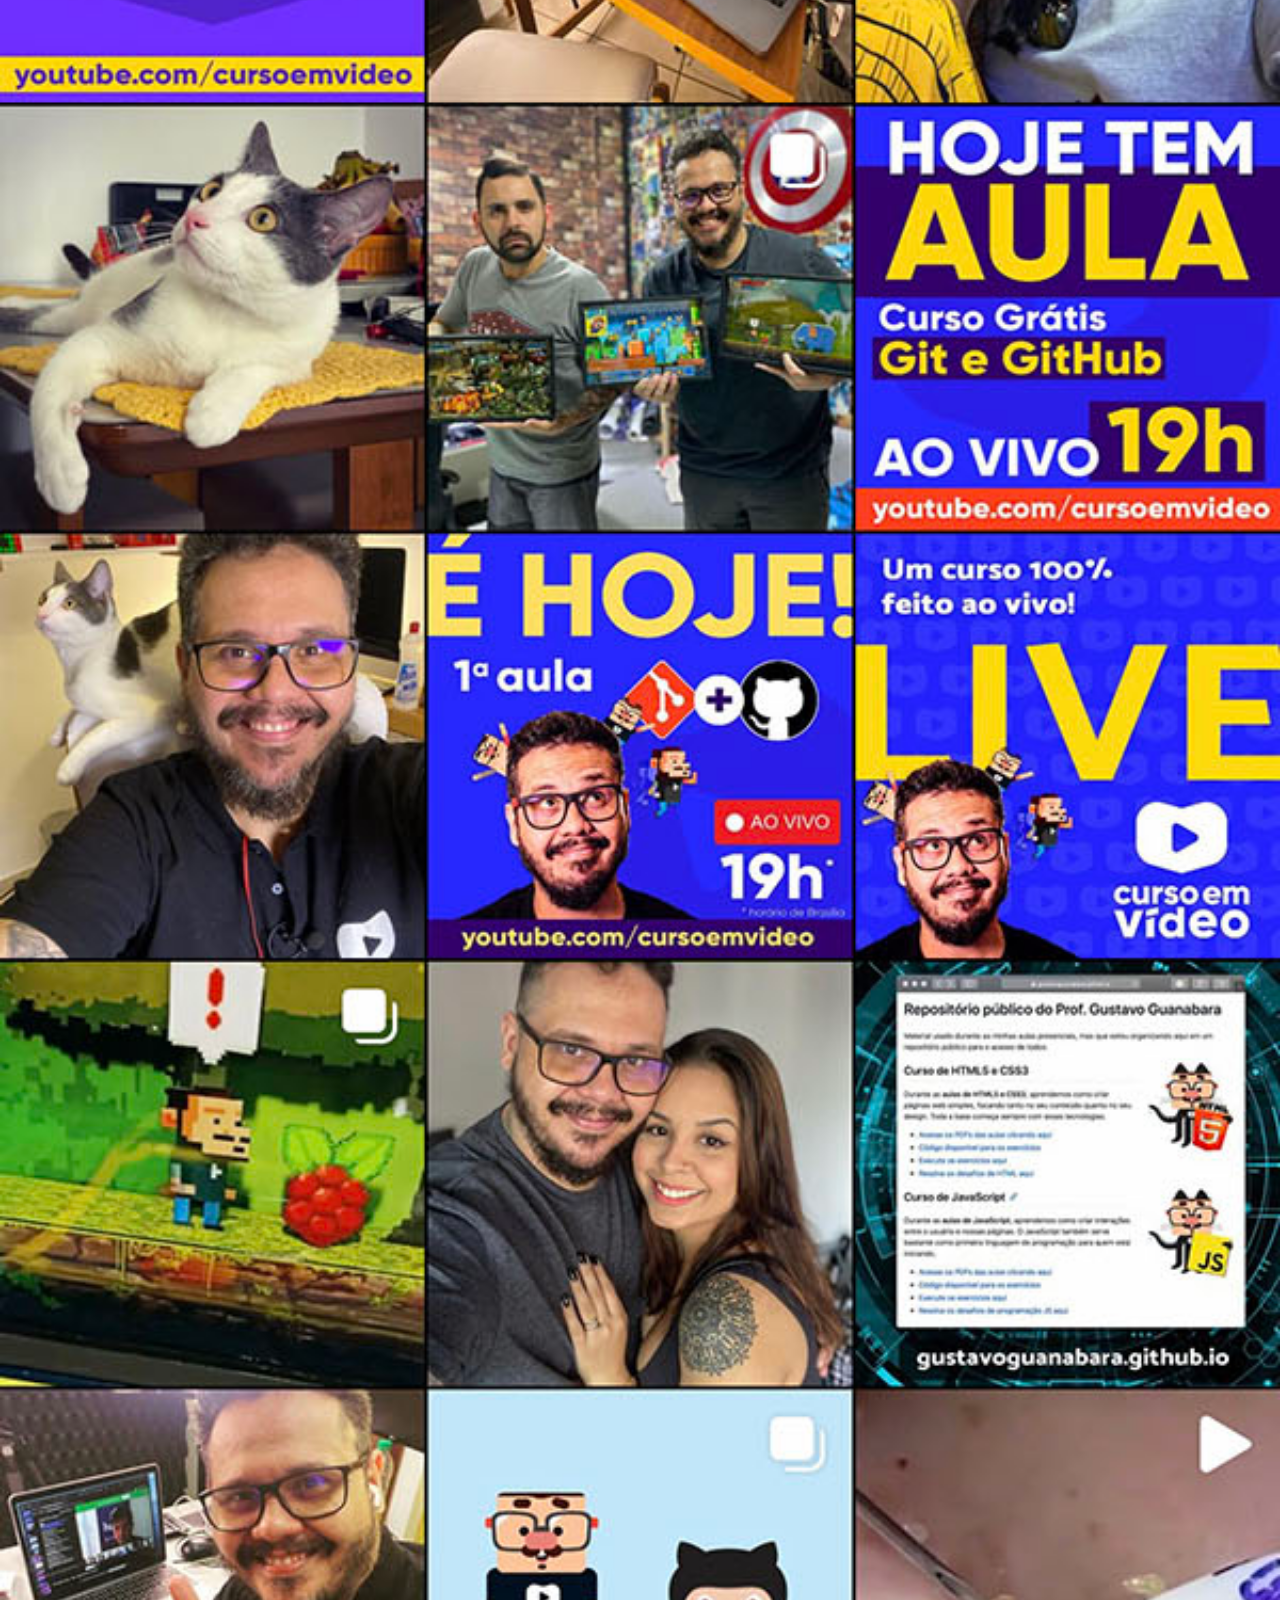
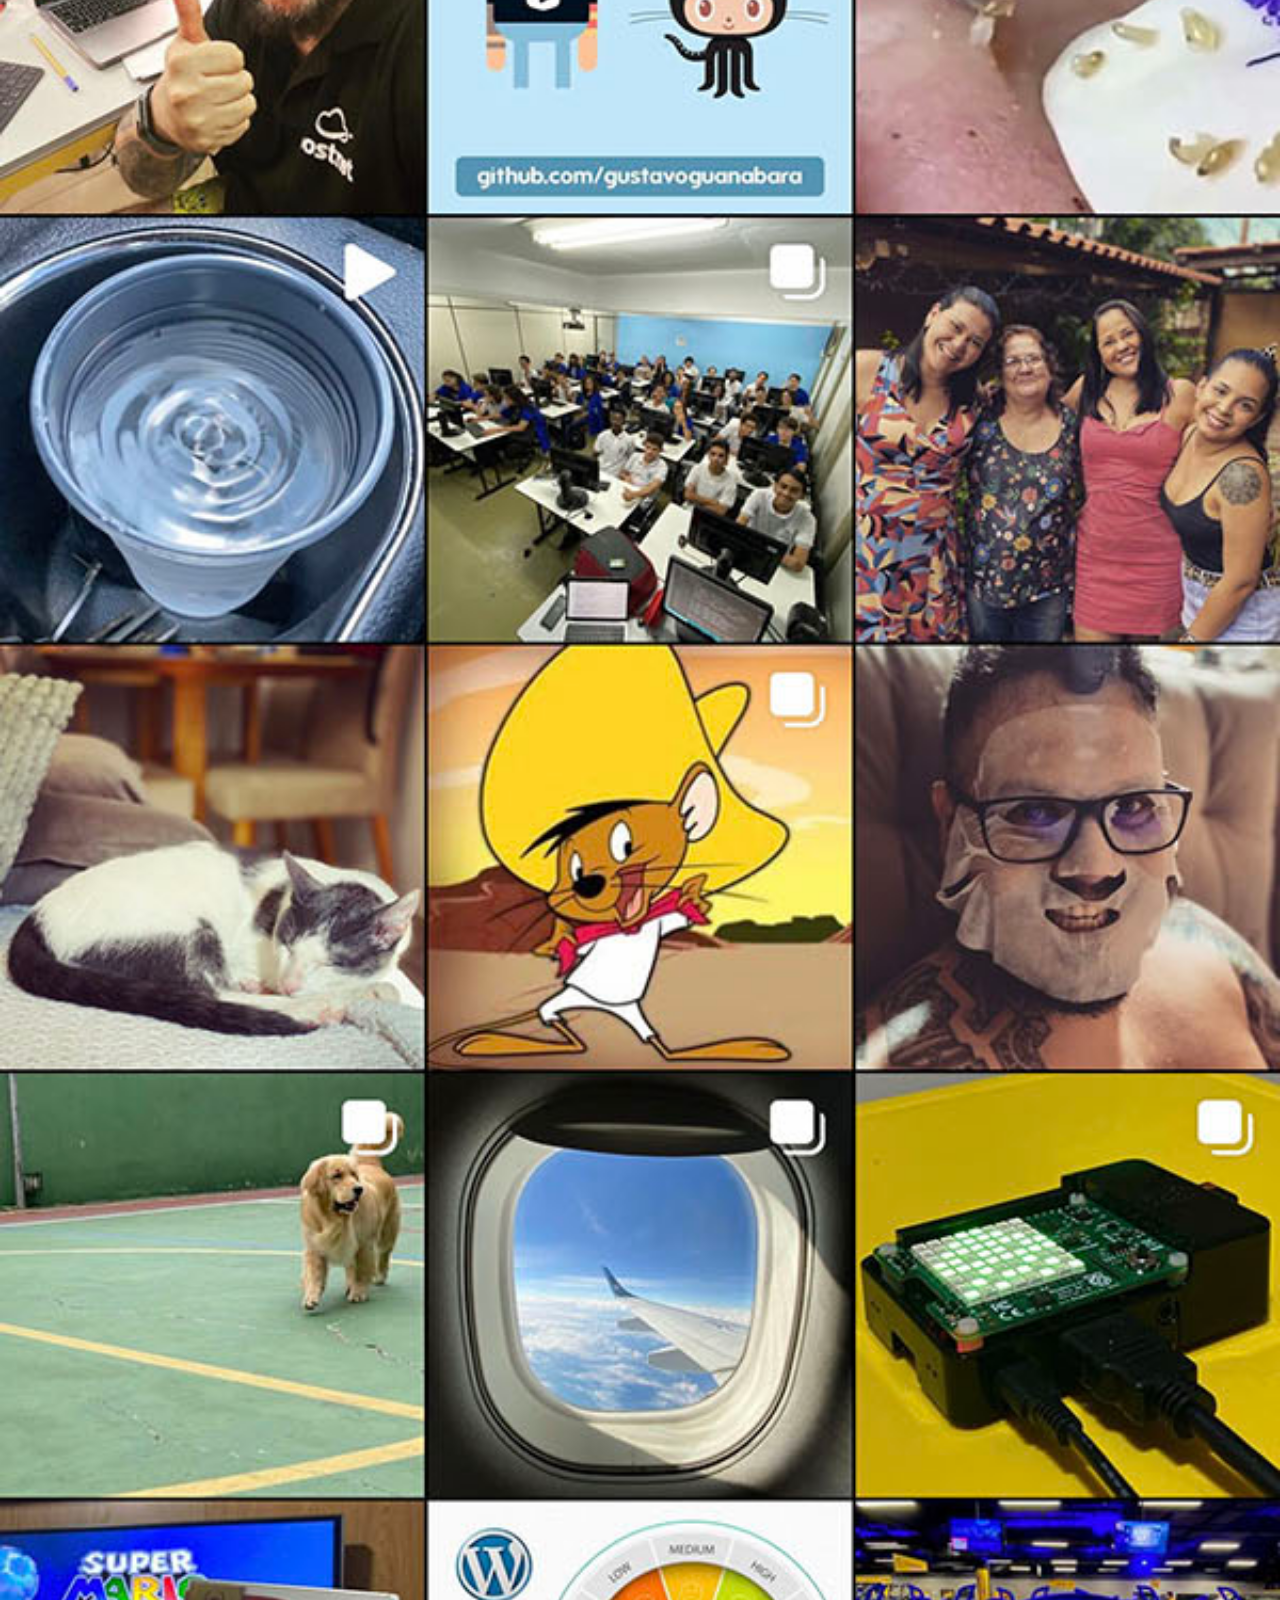
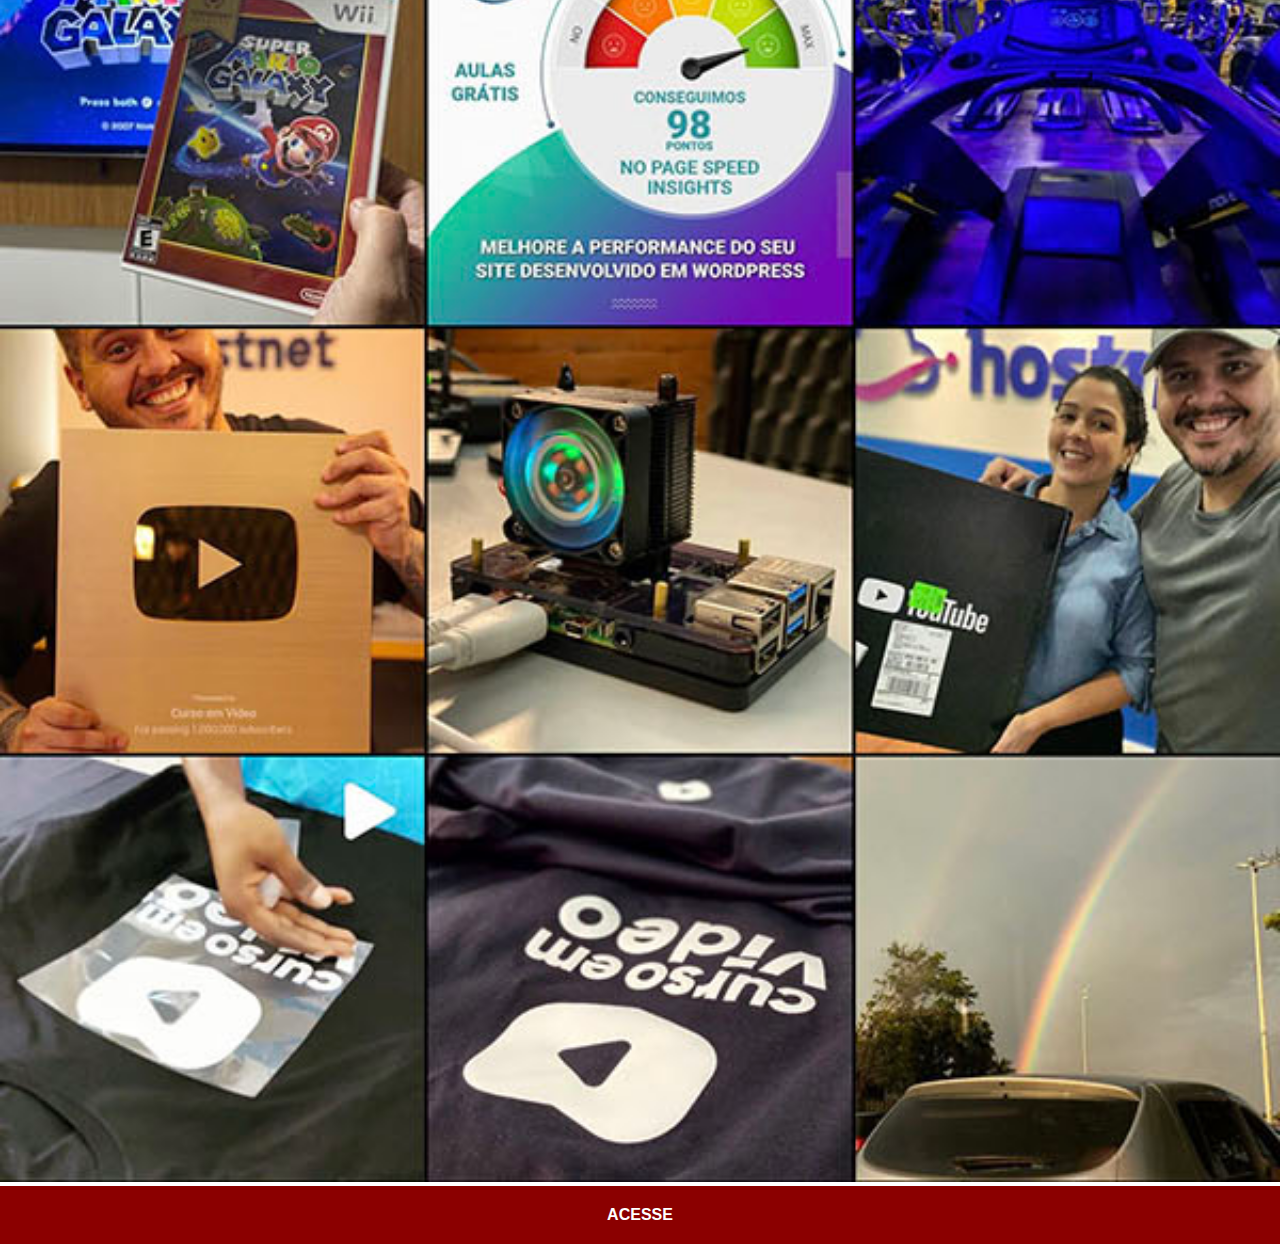
<file: instagram.html>
<!DOCTYPE html>
<html lang="pt-br">
<head>
    <meta charset="UTF-8">
    <meta name="viewport" content="width=device-width, initial-scale=1.0">
    <title>Instagram</title>
    <link rel="stylesheet" href="estilos/social.css">
</head>
<body>
    <img src="imagens/tela-instagram.jpg" alt="Instagram">
    <a href="https://www.instagram.com/gustavoguanabara/" target="_blank">ACESSE</a>
</body>
</html>
</file>
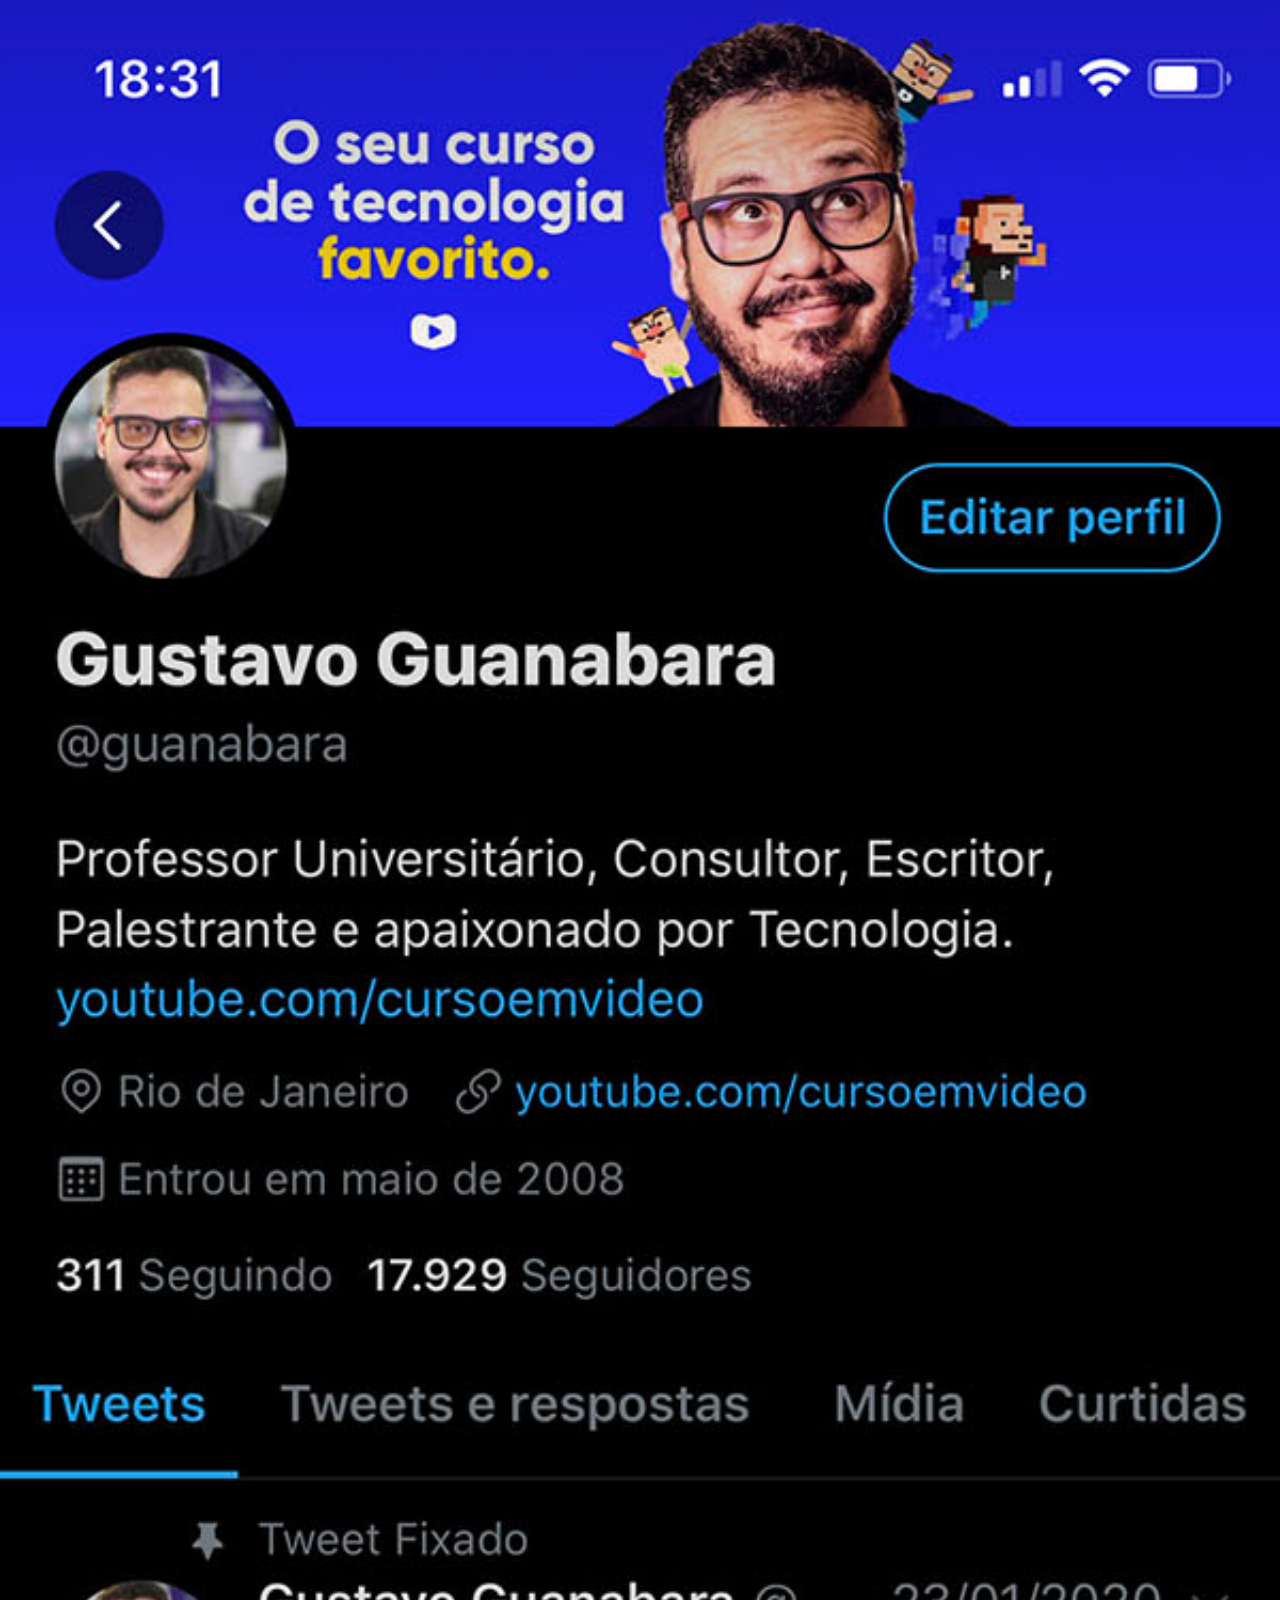
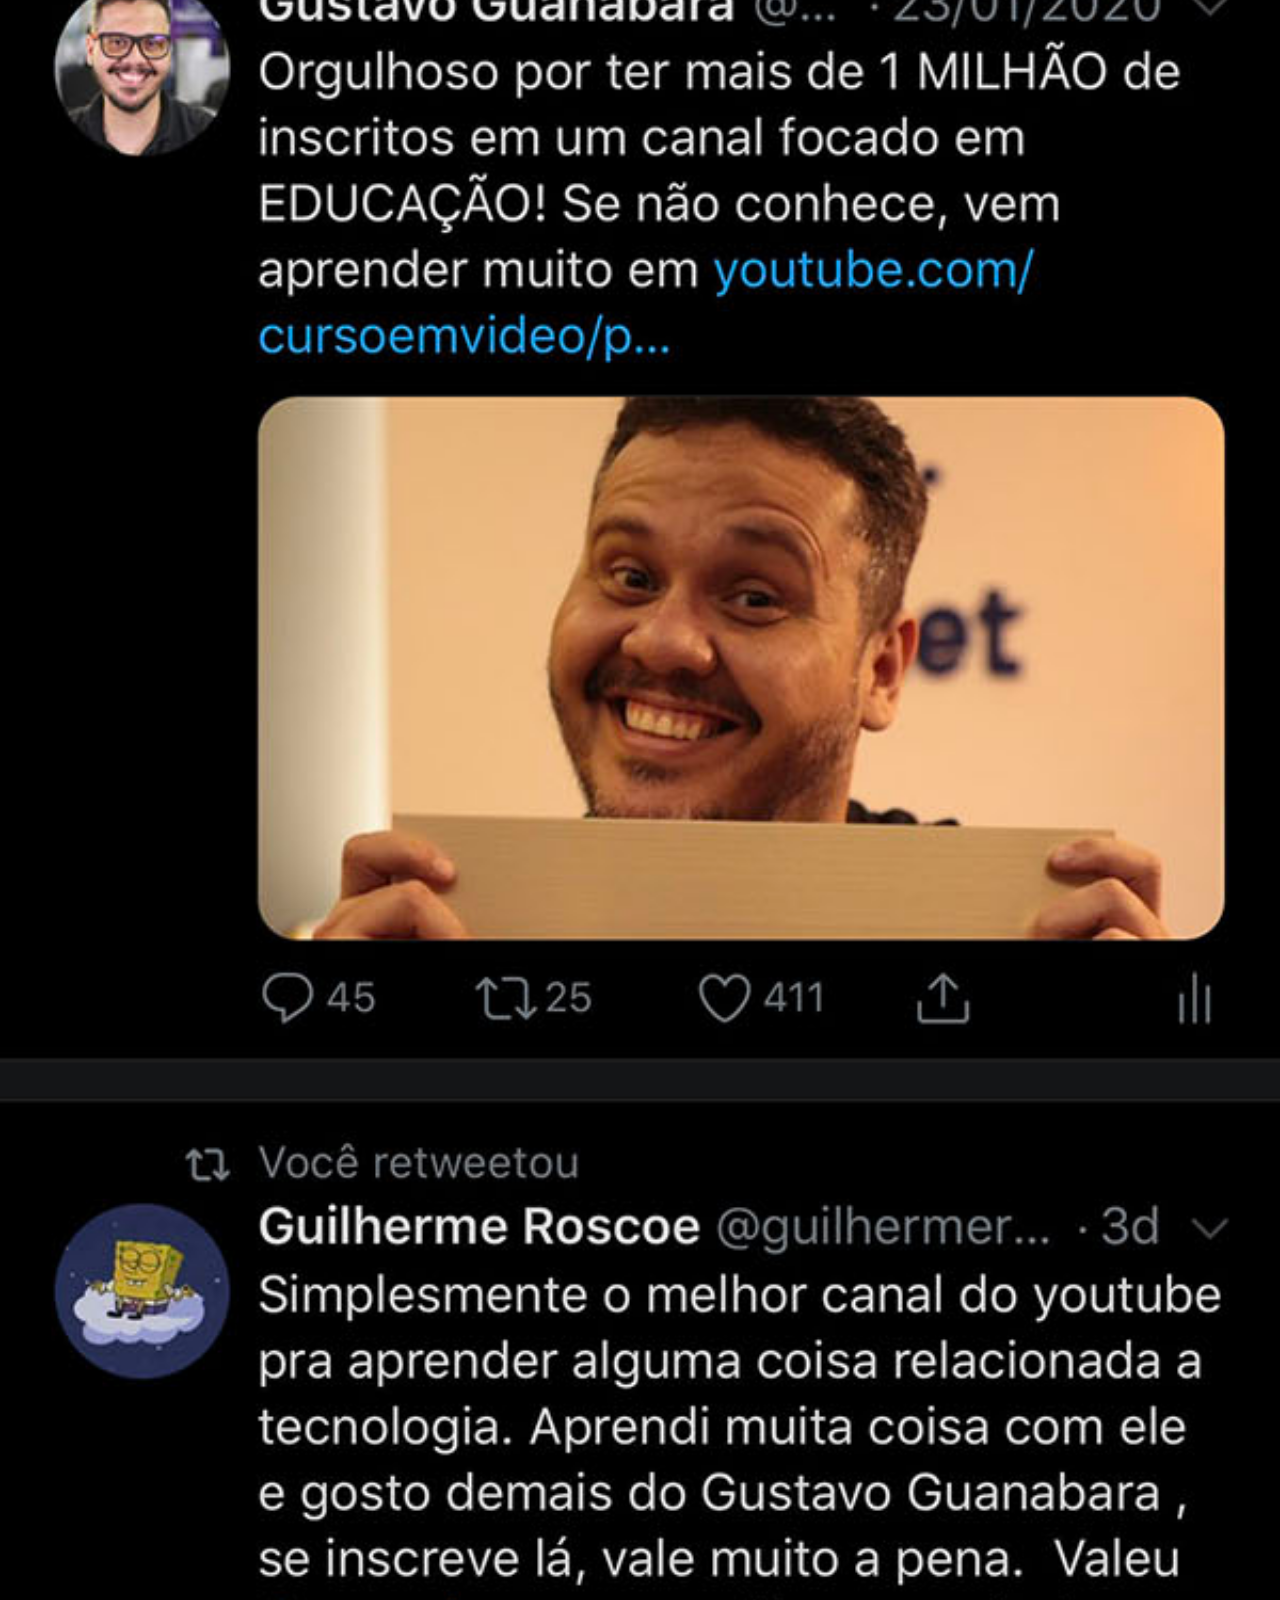
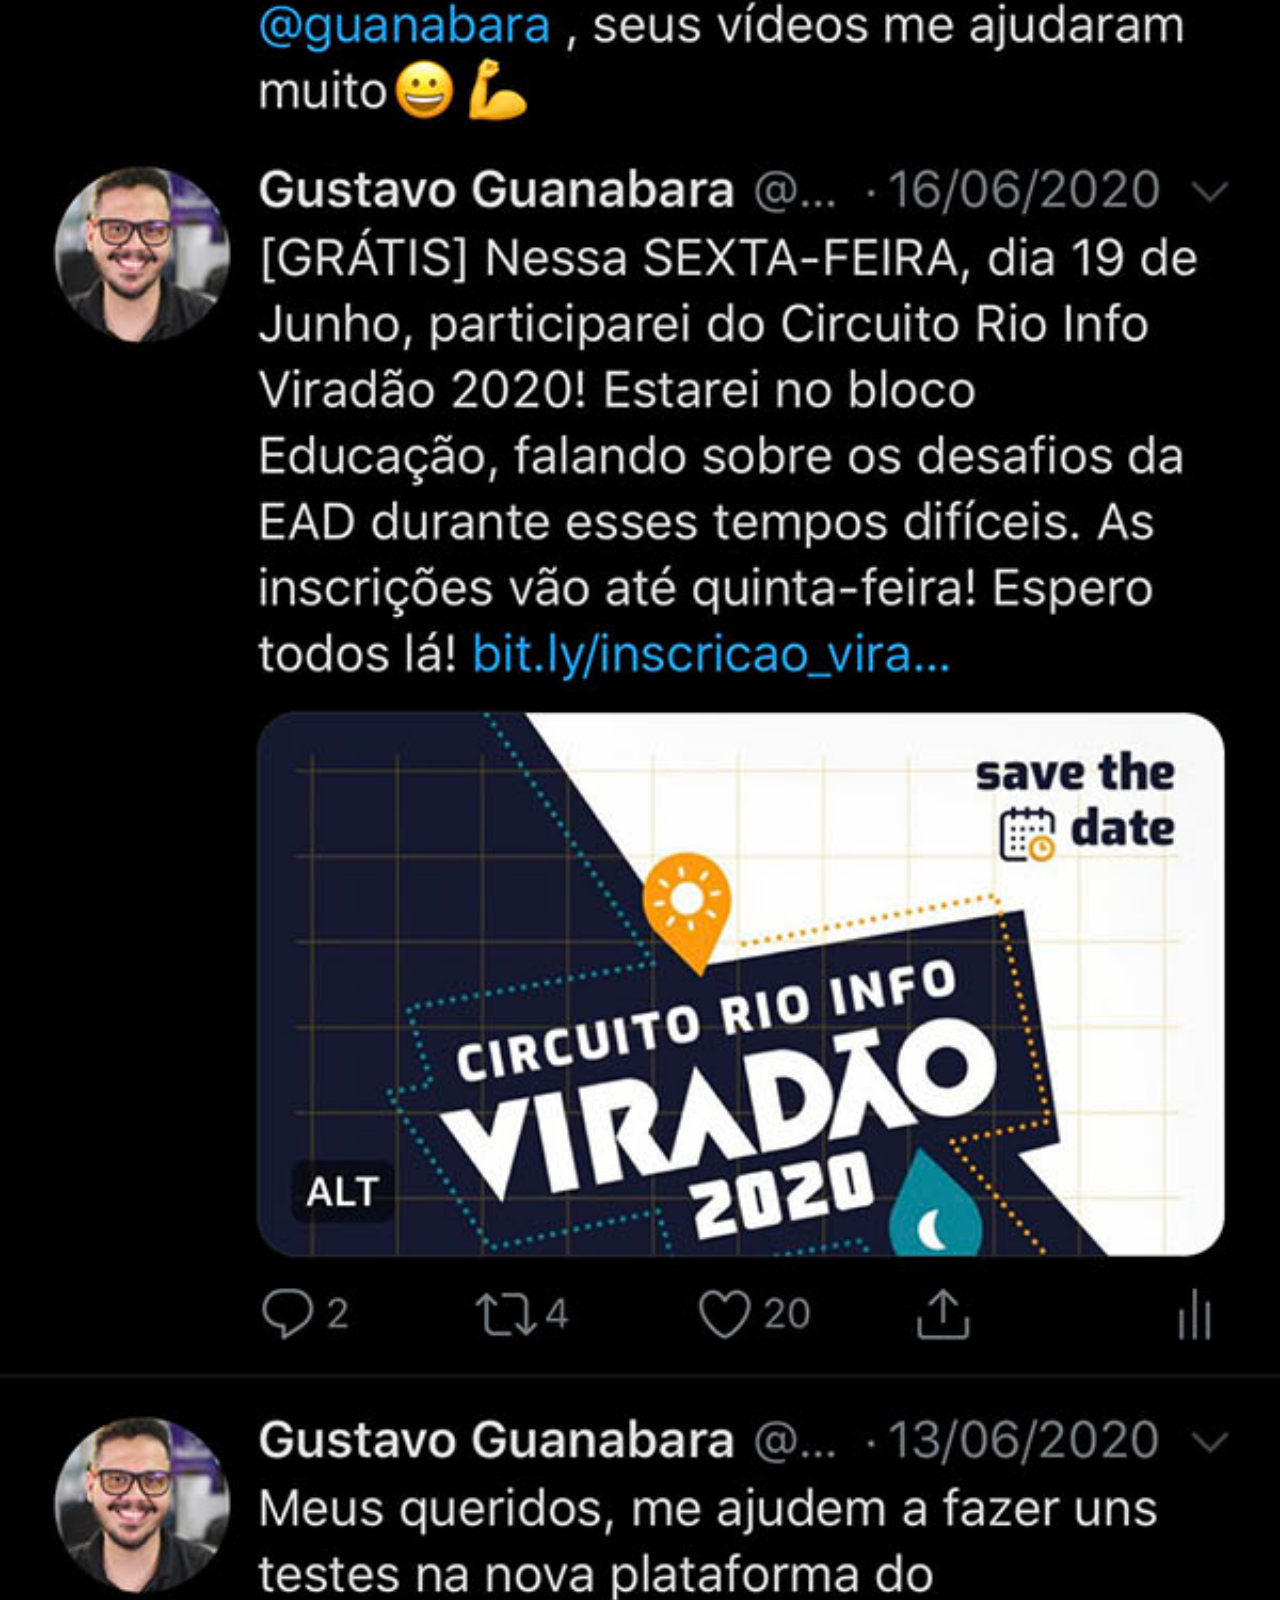
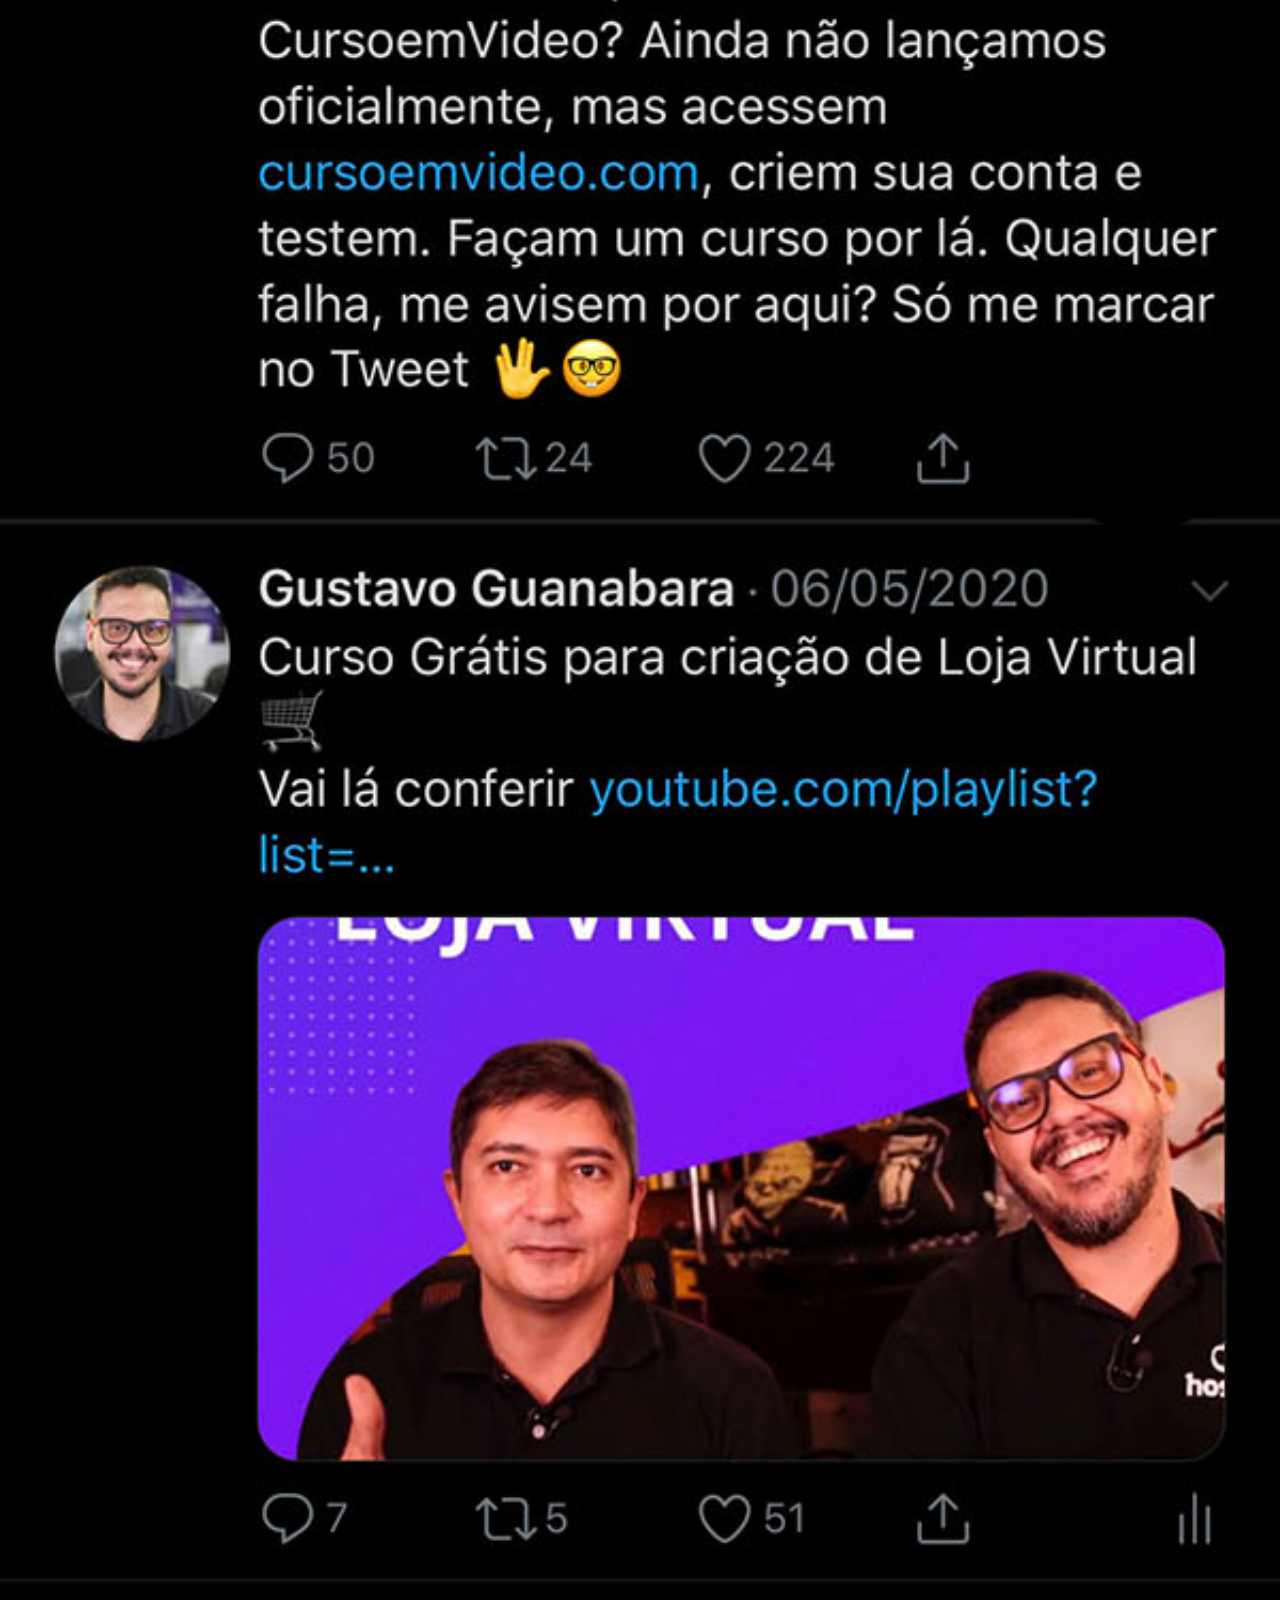
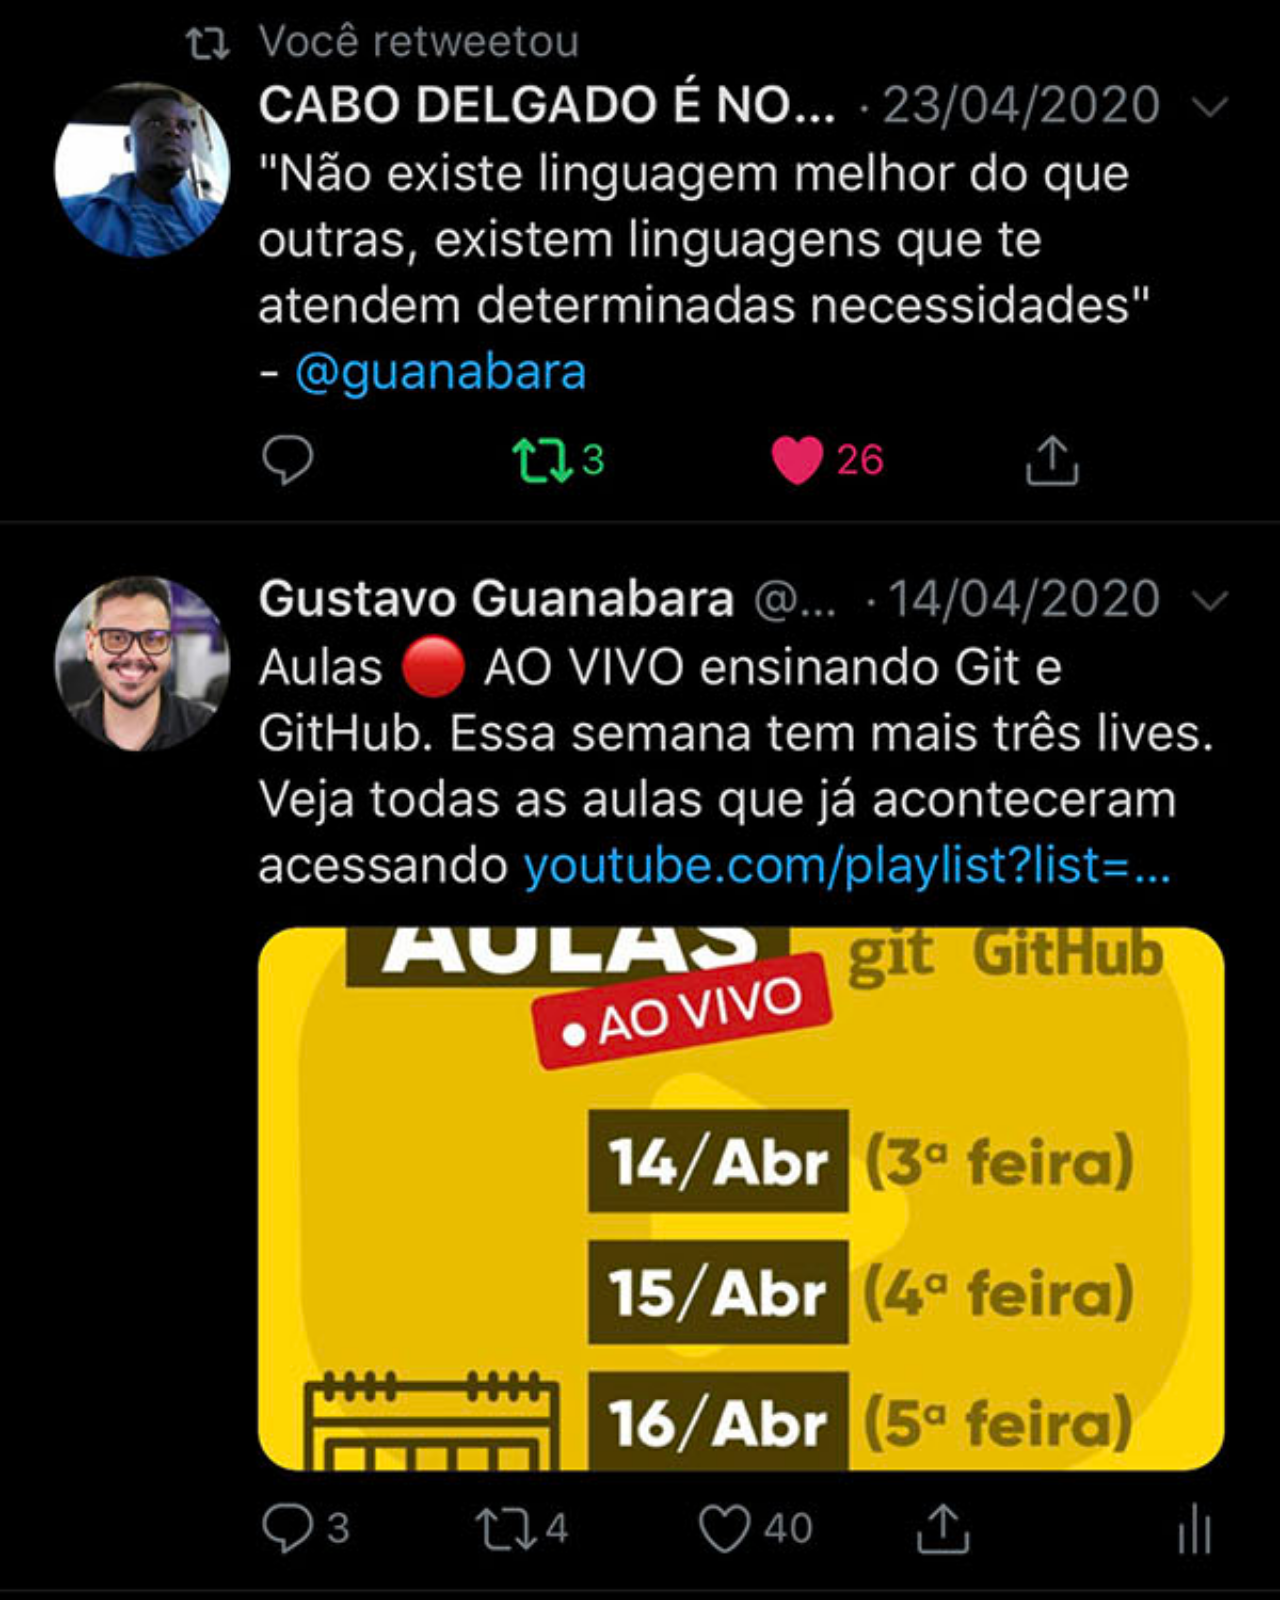
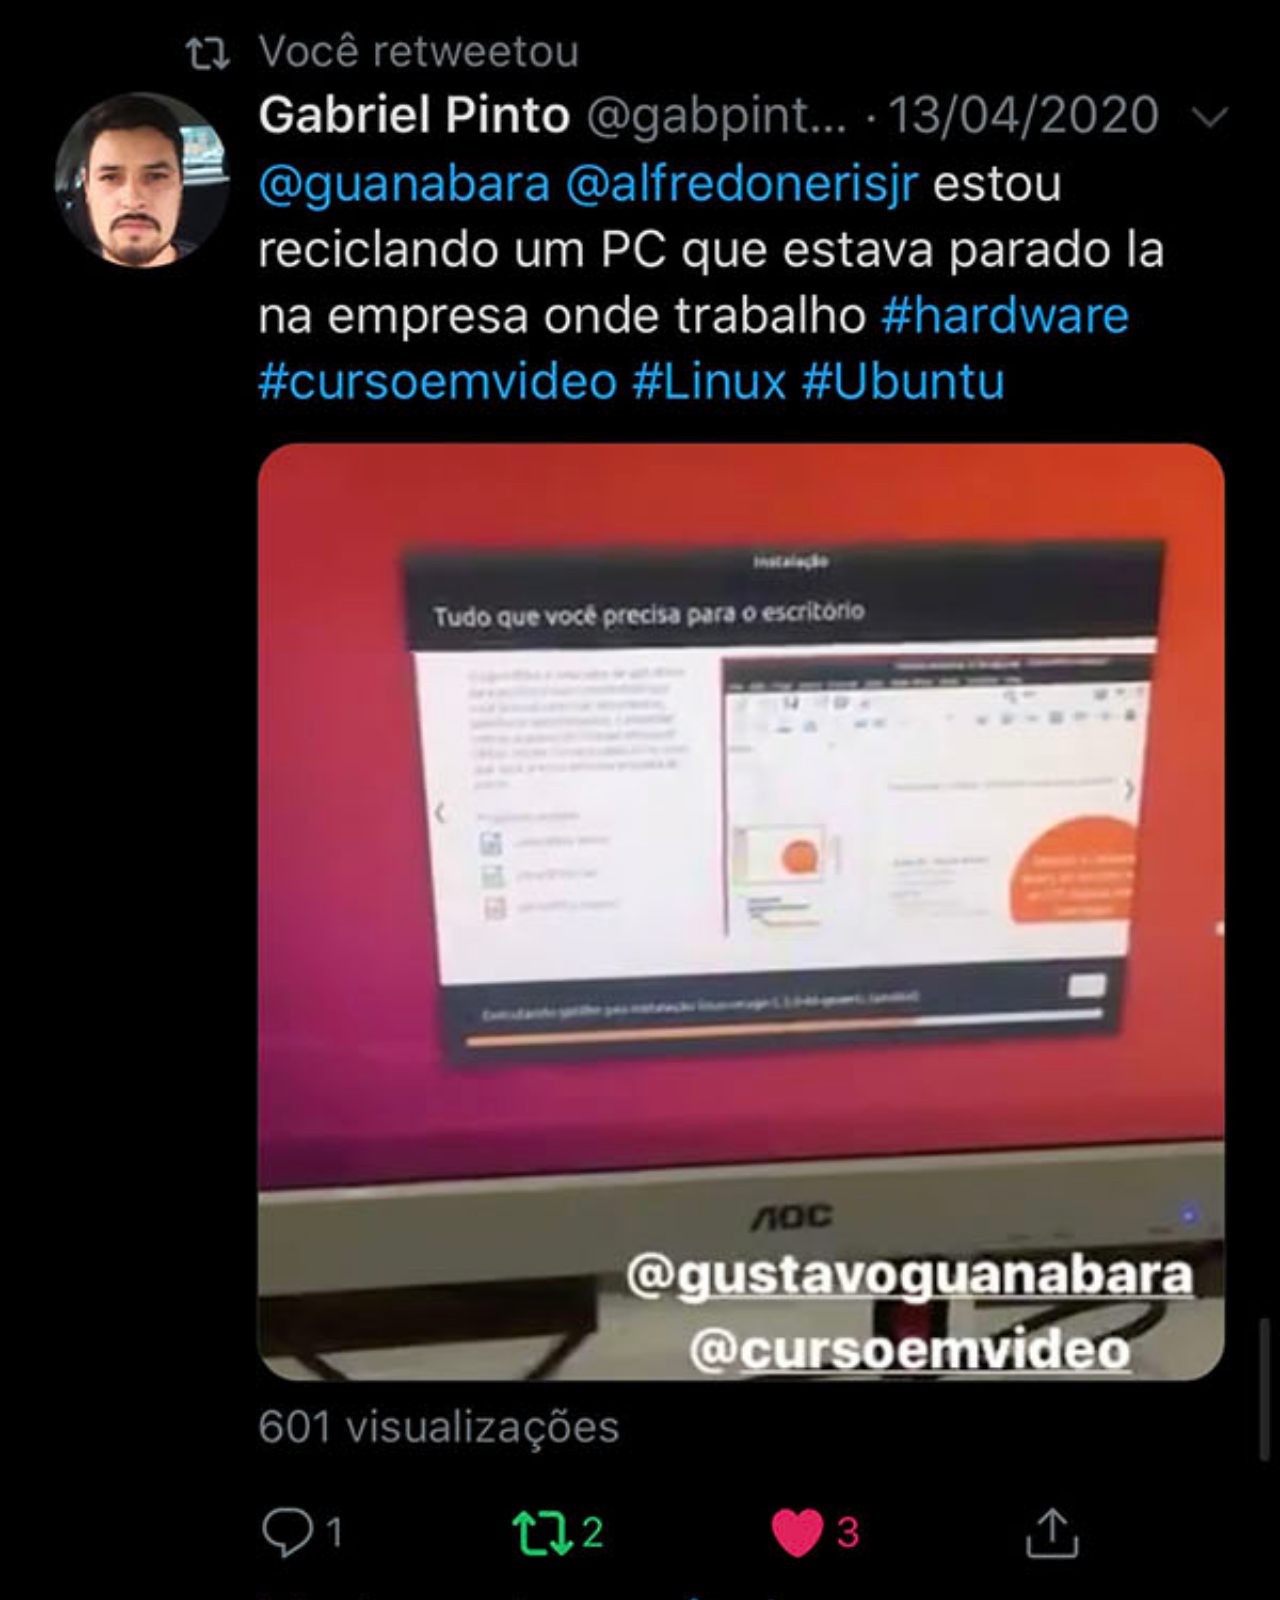
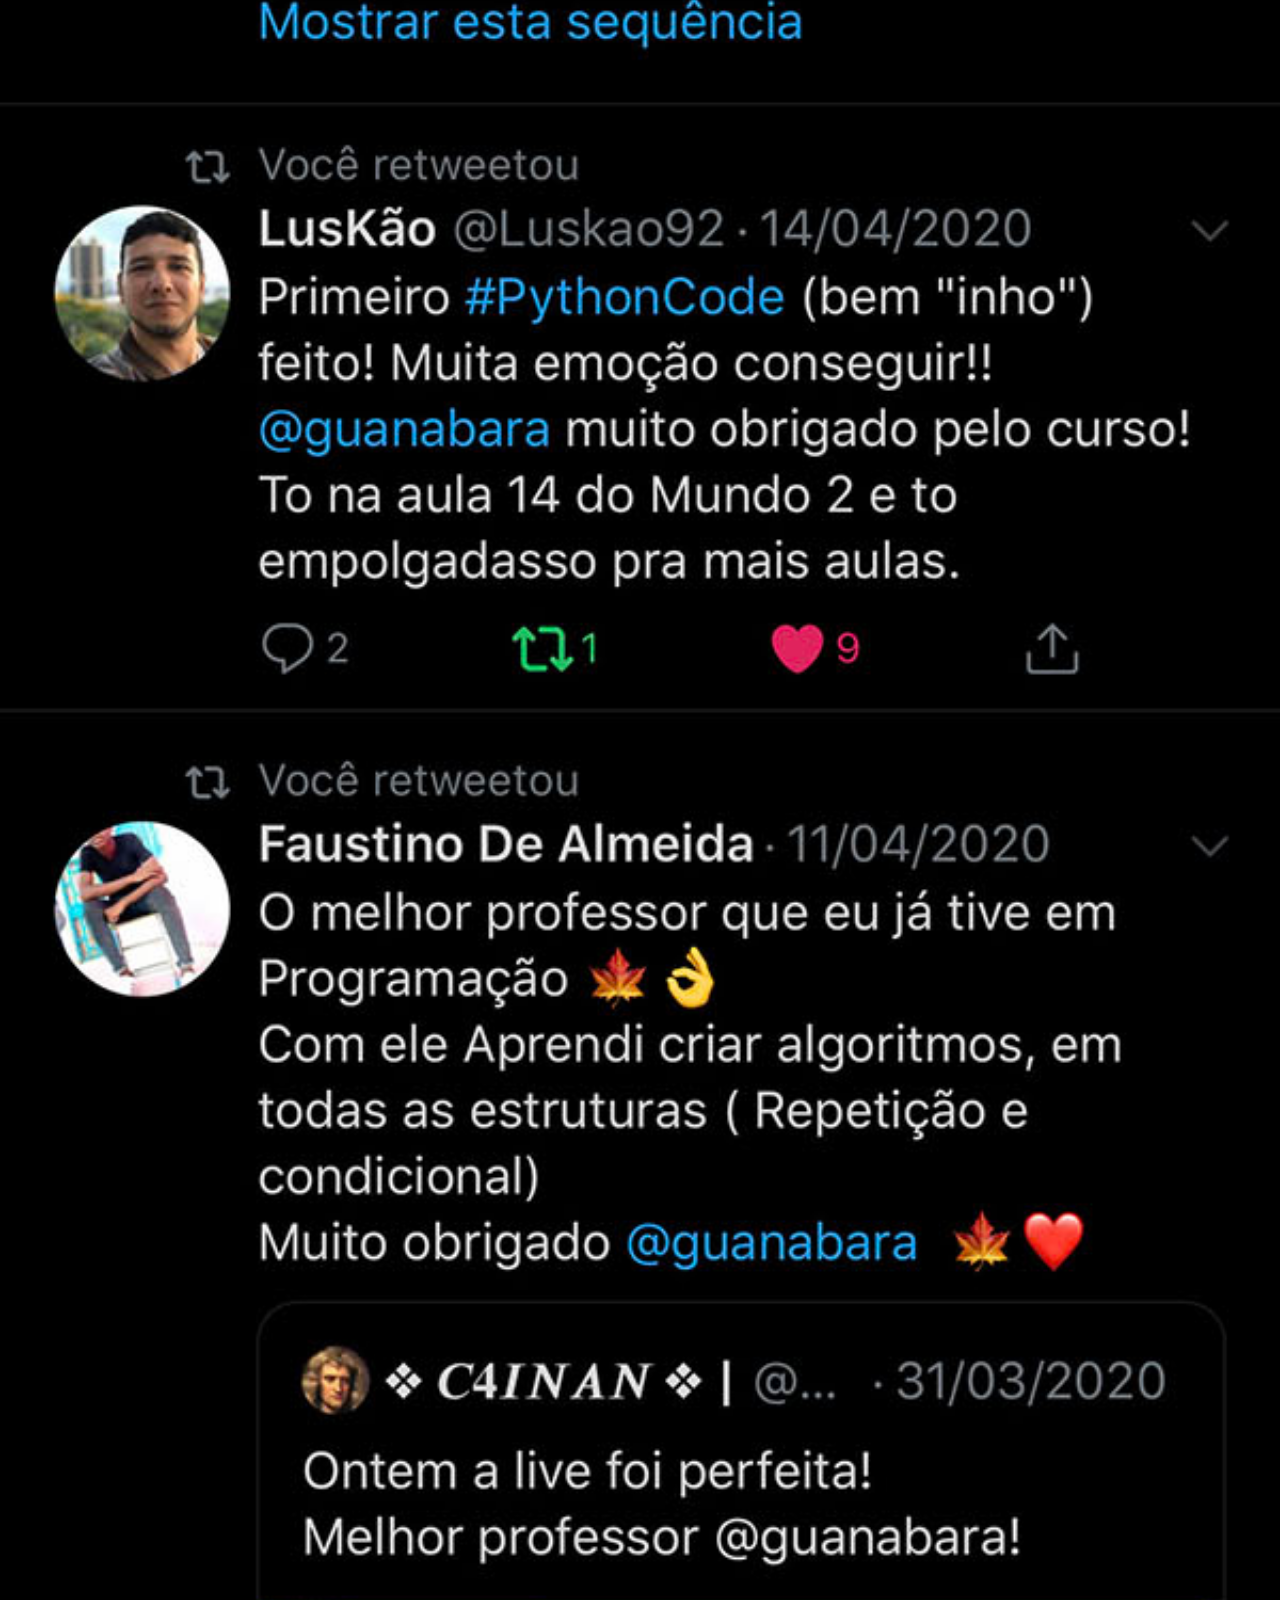
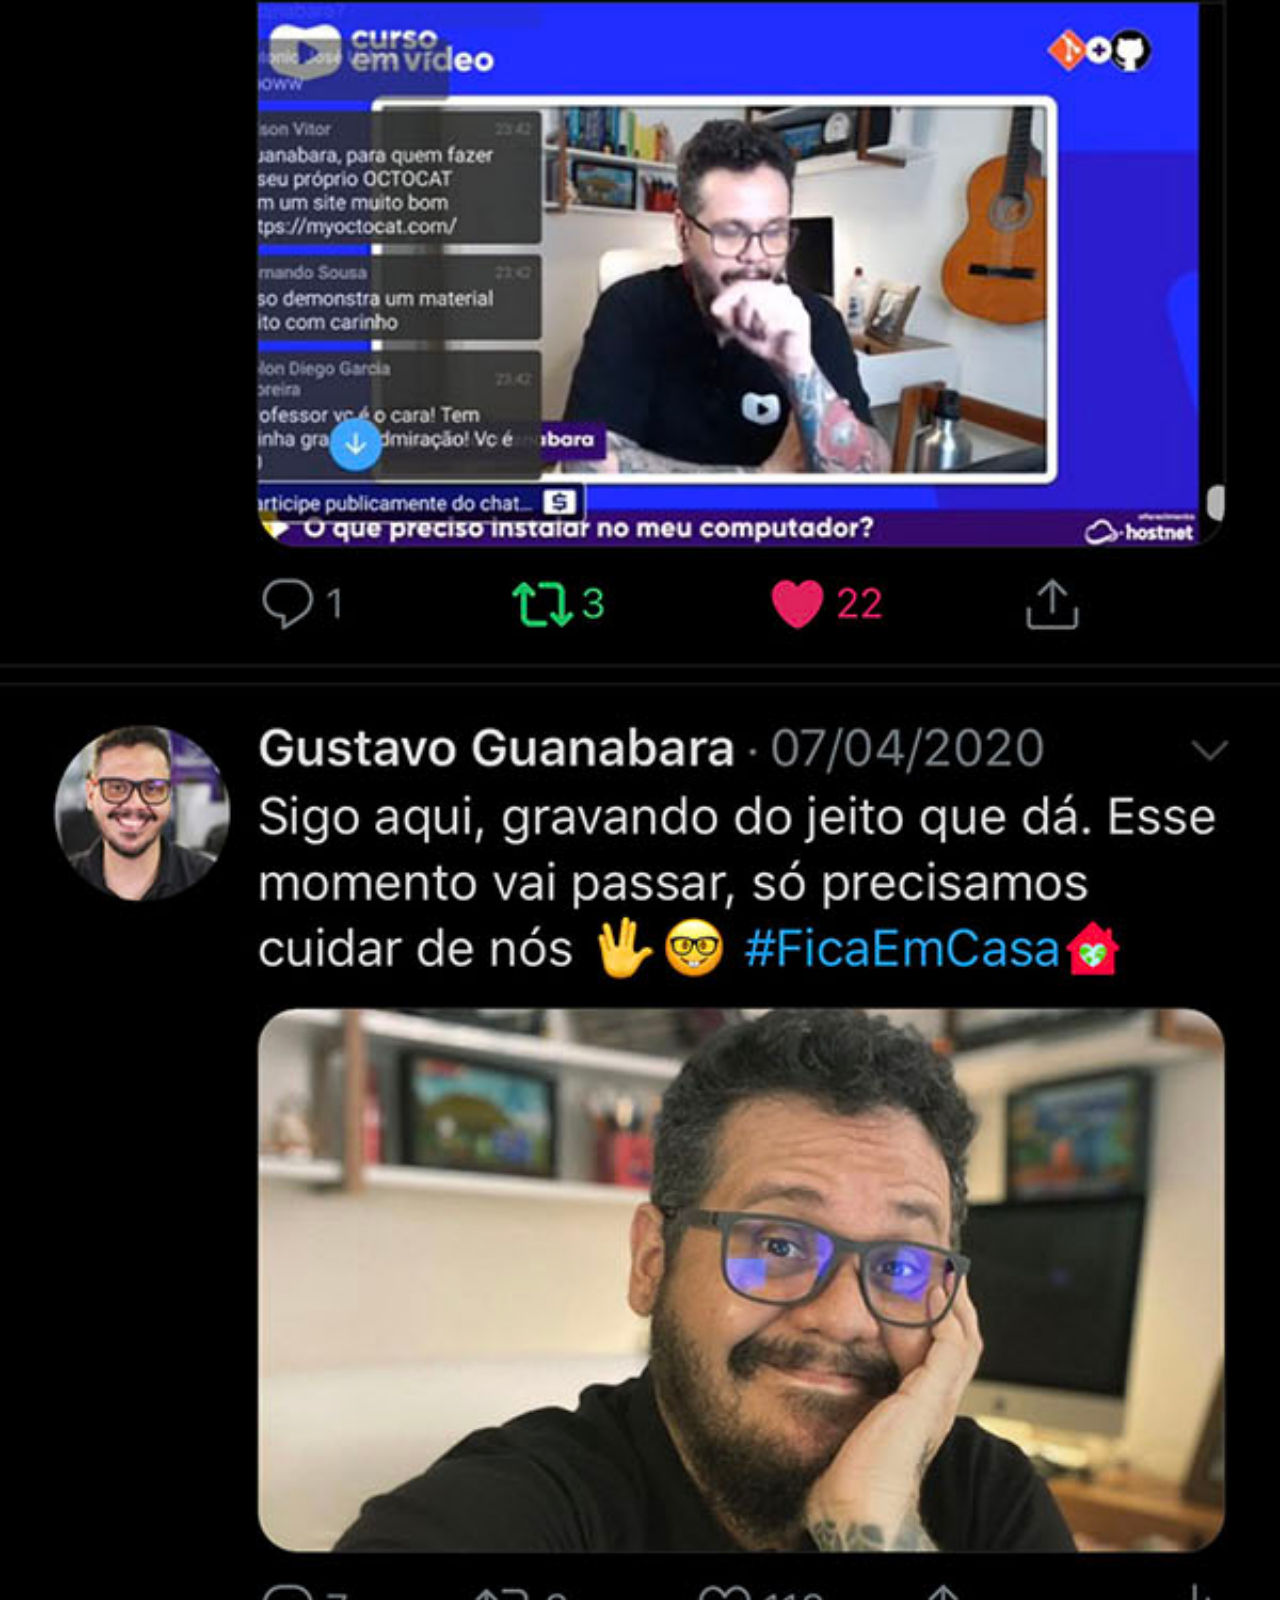
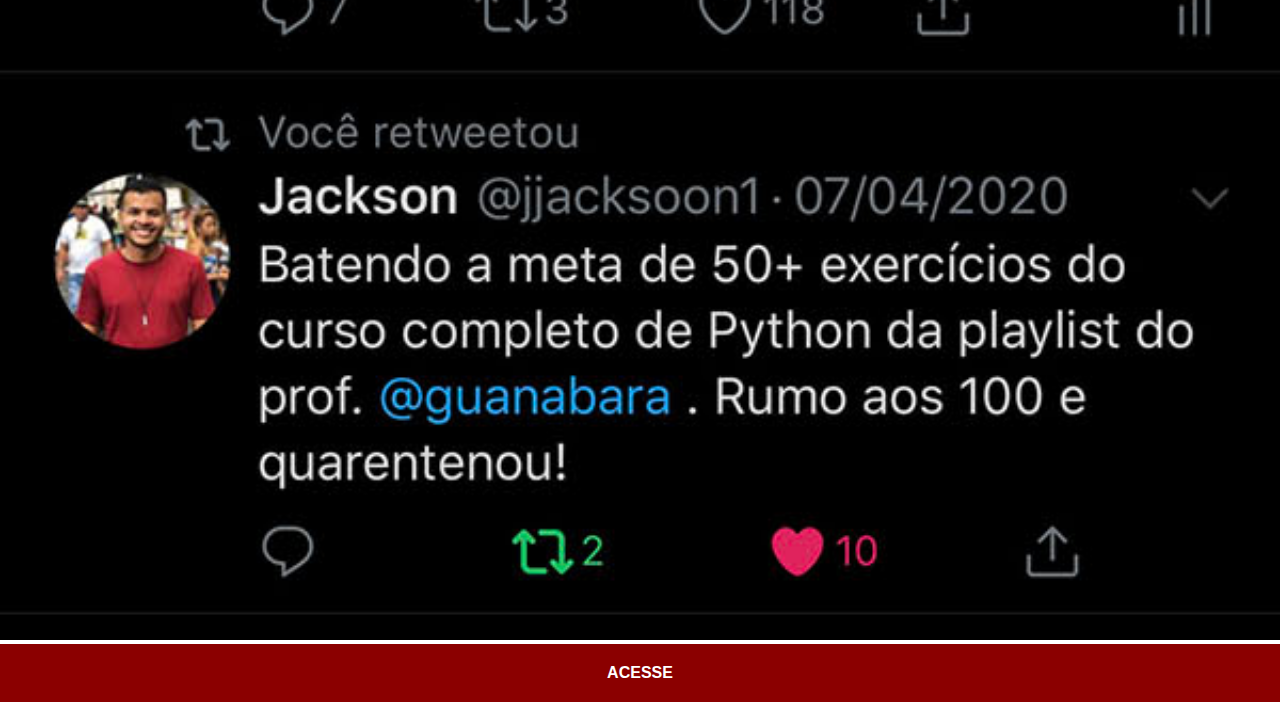
<file: twitter.html>
<!DOCTYPE html>
<html lang="pt-br">
<ead>
    <meta charset="UTF-8">
    <meta name="viewport" content="width=device-width, initial-scale=1.0">
    <title>X</title>
    <link rel="stylesheet" href="estilos/social.css">
</head>
<body>
    <img src="imagens/tela-twitter.jpg" alt="X">
    <a href="https://x.com/guanabara" target="_blank">ACESSE</a>
</body>
</html>
</file>
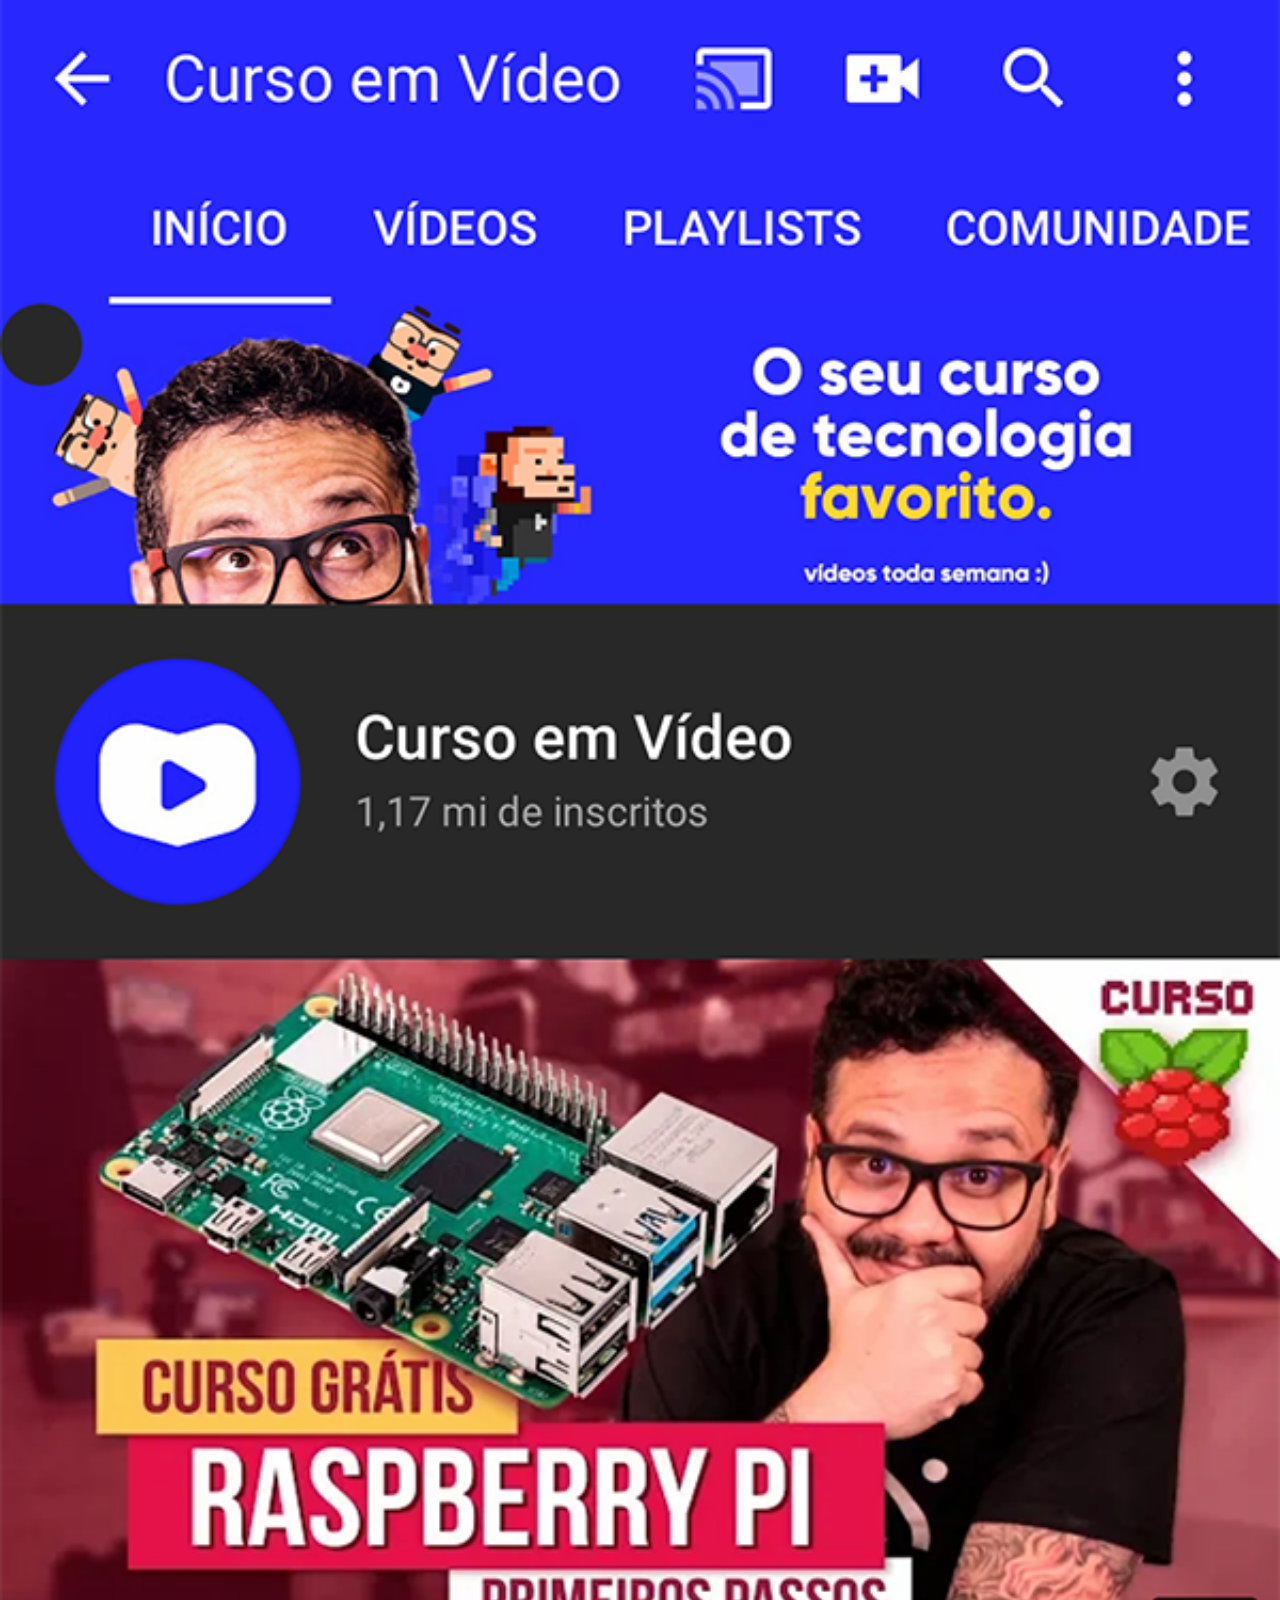
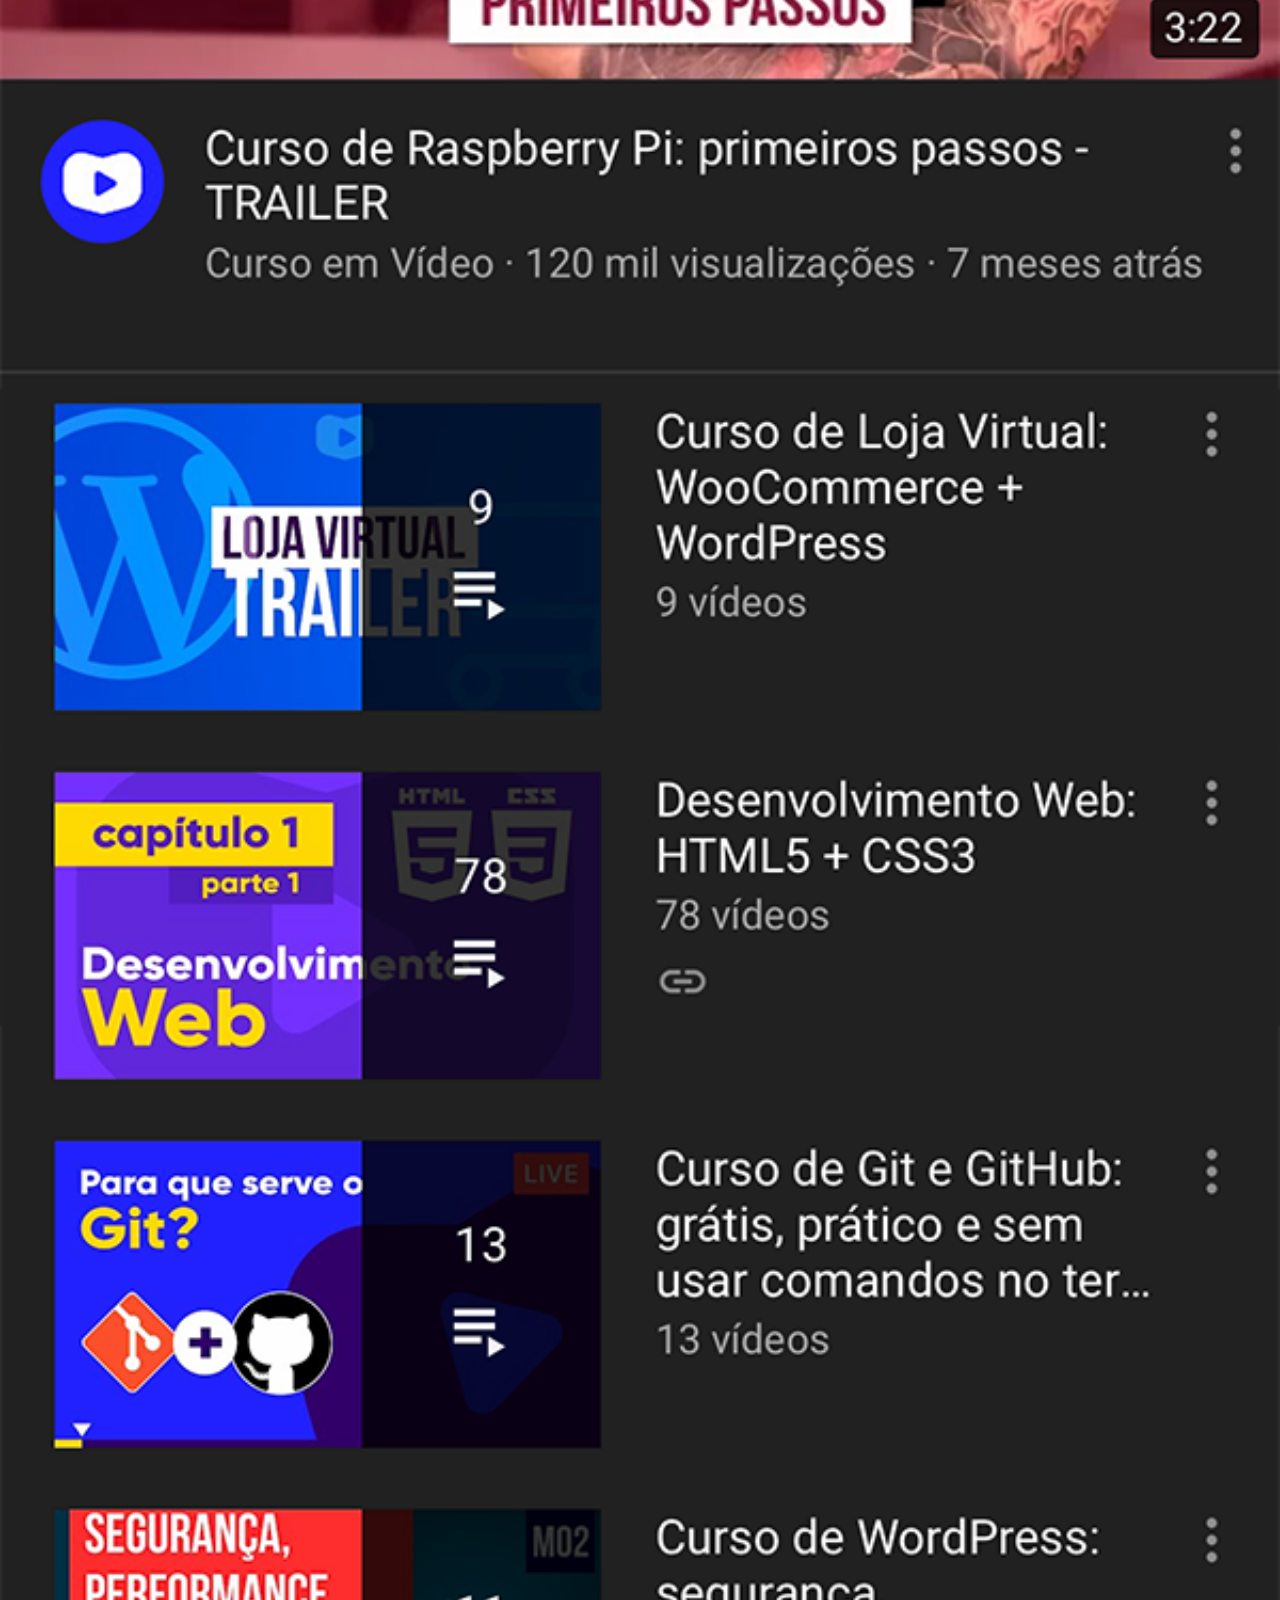
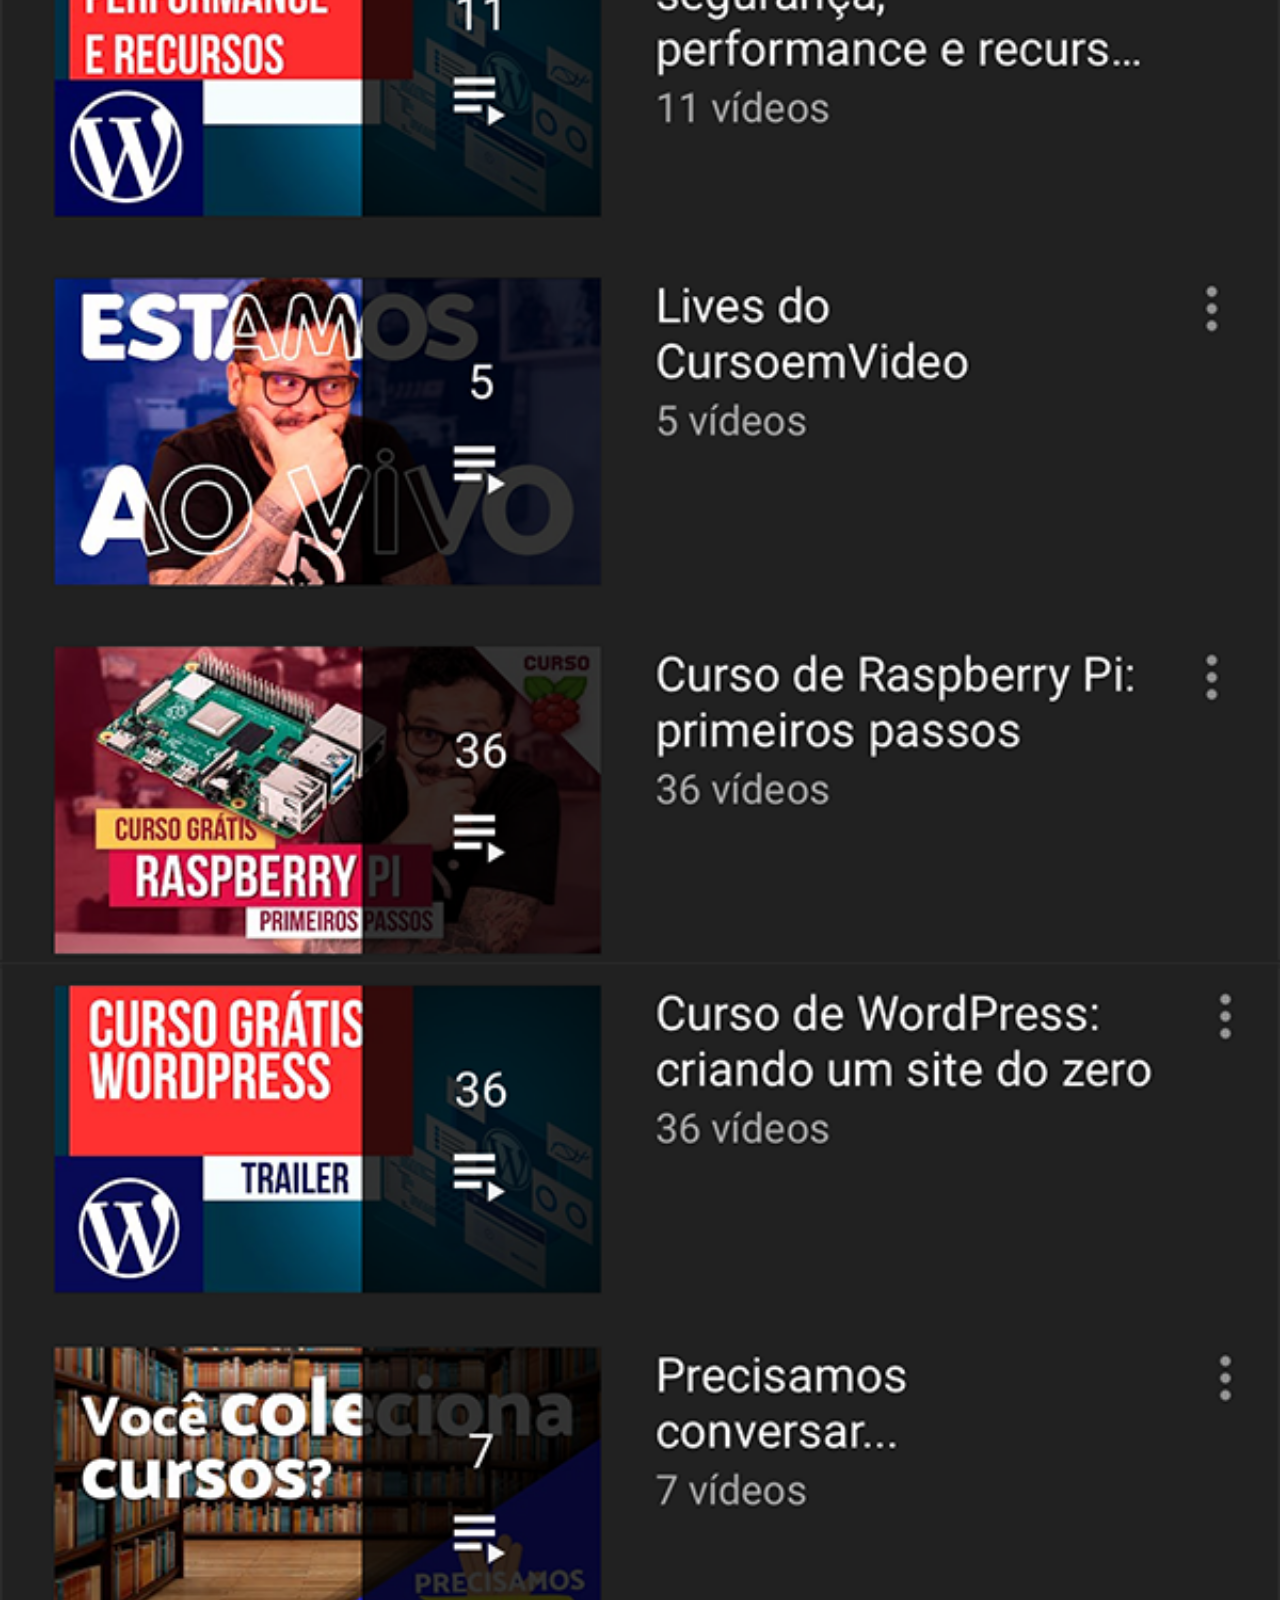
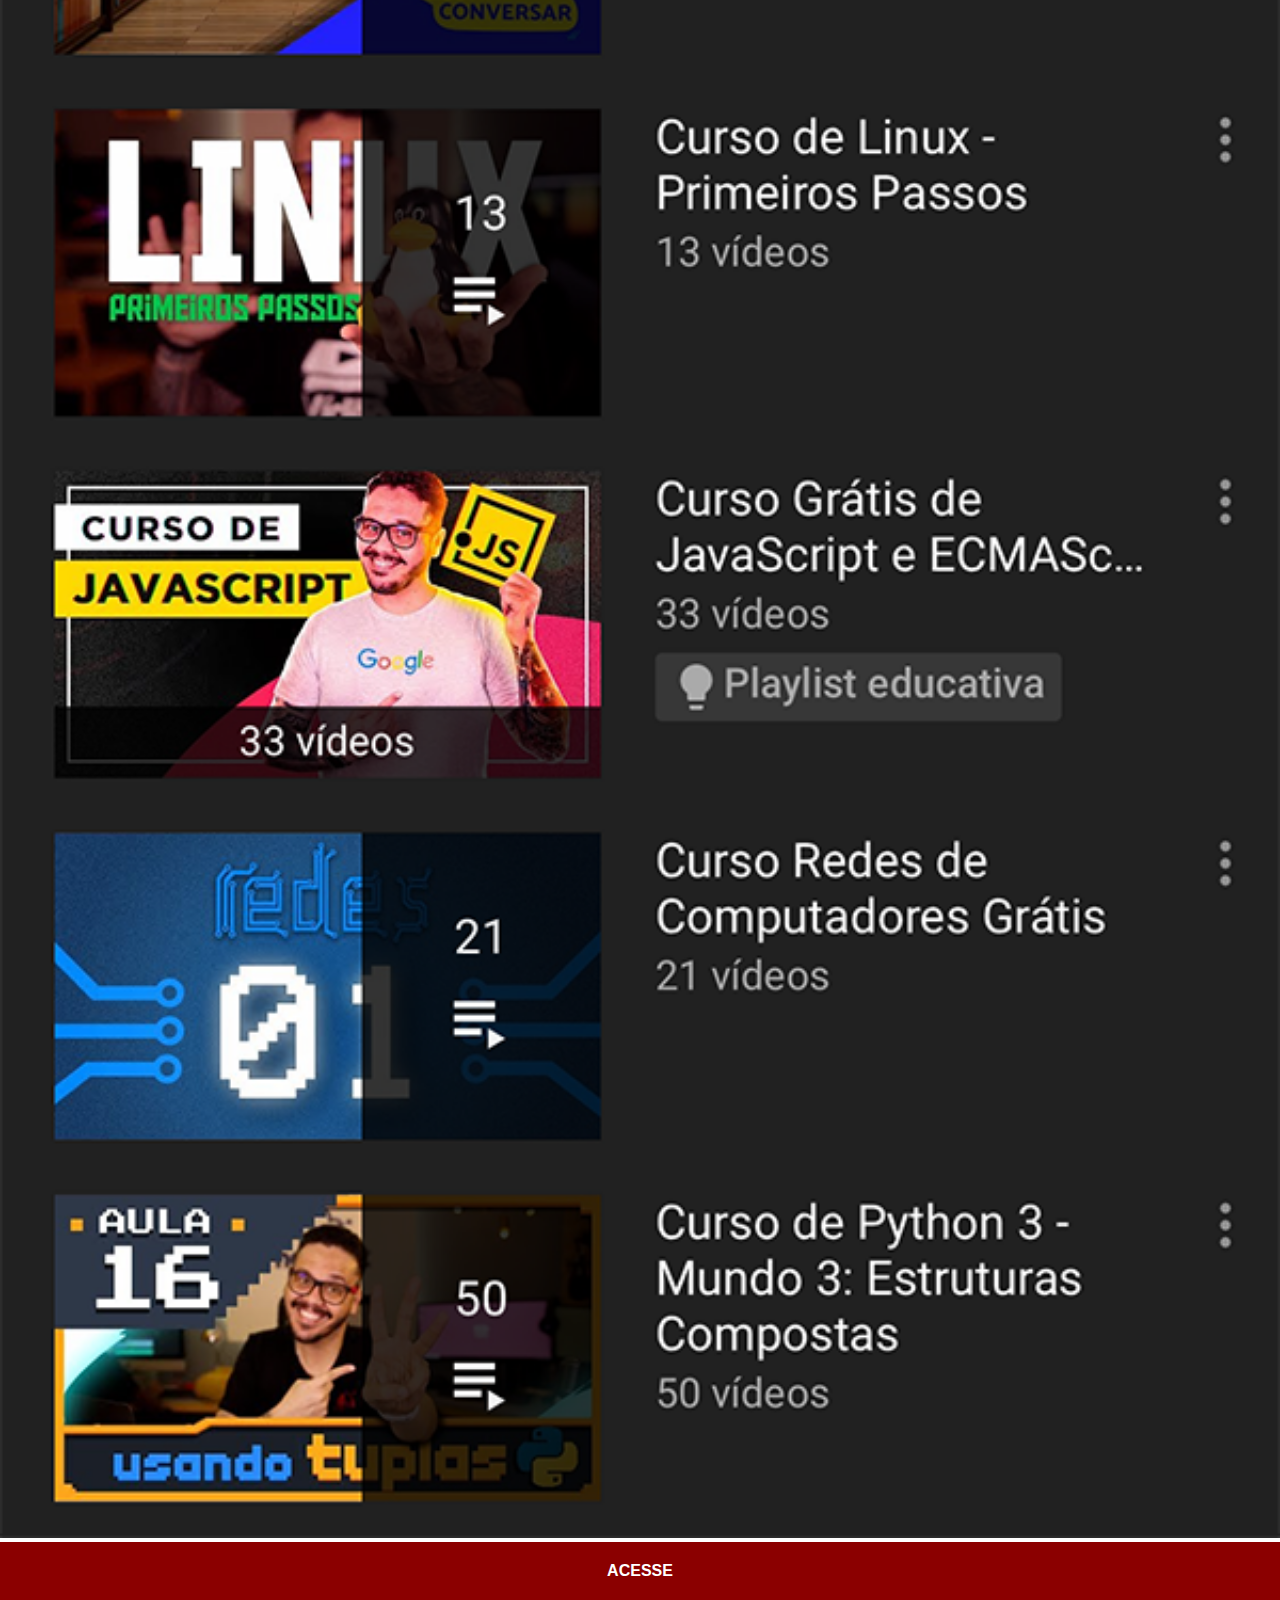
<file: yt.html>
<!DOCTYPE html>
<html lang="pt-br">
<head>
    <meta charset="UTF-8">
    <meta name="viewport" content="width=device-width, initial-scale=1.0">
    <title>Youtube</title>
    <link rel="stylesheet" href="estilos/social.css">
</head>
<body>
    <img src="imagens/tela-youtube.png" alt="YouTube">
    <a href="https://www.youtube.com/c/CursoemV%C3%ADdeo/playlists" target="_blank">ACESSE</a>
</body>
</html>
</file>
<file: estilos/style.css>
@charset "UTF-8";

*{
    margin: 0px;
    padding: 0px;
    font-family: Arial, Helvetica, sans-serif;
}
html,body{
    height: 100vh;
    width: 100vw;
    background-color: black
}
body{
    background: url(../imagens/fundo-madeira.jpg) no-repeat top center;
    background-size: cover;
    background-attachment: fixed;
}
main{
    height: 100vh;
    position: relative;
}
section#telefone{
    position: absolute;
    top: 50%;
    left: 50%;
    transform: translate(-50%, -50%);

    height:627px;
    width: 311px;
    background: url('../imagens/frame-iphone.png') no-repeat;
}
iframe#tela{
    position: relative;
    top: 80px;
    left: 22px;
    width: 267px;
    height: 471px;
}
section#redes-sociais{
    text-align: right;
}
section#redes-sociais img{
    width: 50px;
    margin: 10px;
    border-radius: 50%;
    box-shadow: 2px 2px 5px rgba(0, 0, 0, 0.644);
    box-sizing: border-box;
}
section#redes-sociais img:hover{
    border: 2px solid rgba(255, 255, 255, 0.849);
    transform: translate(-3px, -3px);
    box-shadow: 5px 5px 10px rgba(0, 0, 0, 0.795);
    transition: transform 0.5s, border .3s;
}
section#redes-sociais img:active {
    transform: scale(95%);
}
</file>
<file: estilos/social.css>
@charset "UTF-8";
*{
    margin: 0px;
    padding: 0px;
    font-family: Arial, Helvetica, sans-serif;
}
::-webkit-scrollbar{
    width: 0px;
    height: 0px;
}
img{
    width: 100vw;
}
a{
    display: block;
    background-color: darkred;
    color: white;
    padding: 20px;
    text-align: center;
    font-weight: bolder;
    text-decoration:none;
}
a:hover{
background-color: red;
color: white;
}
</file>
